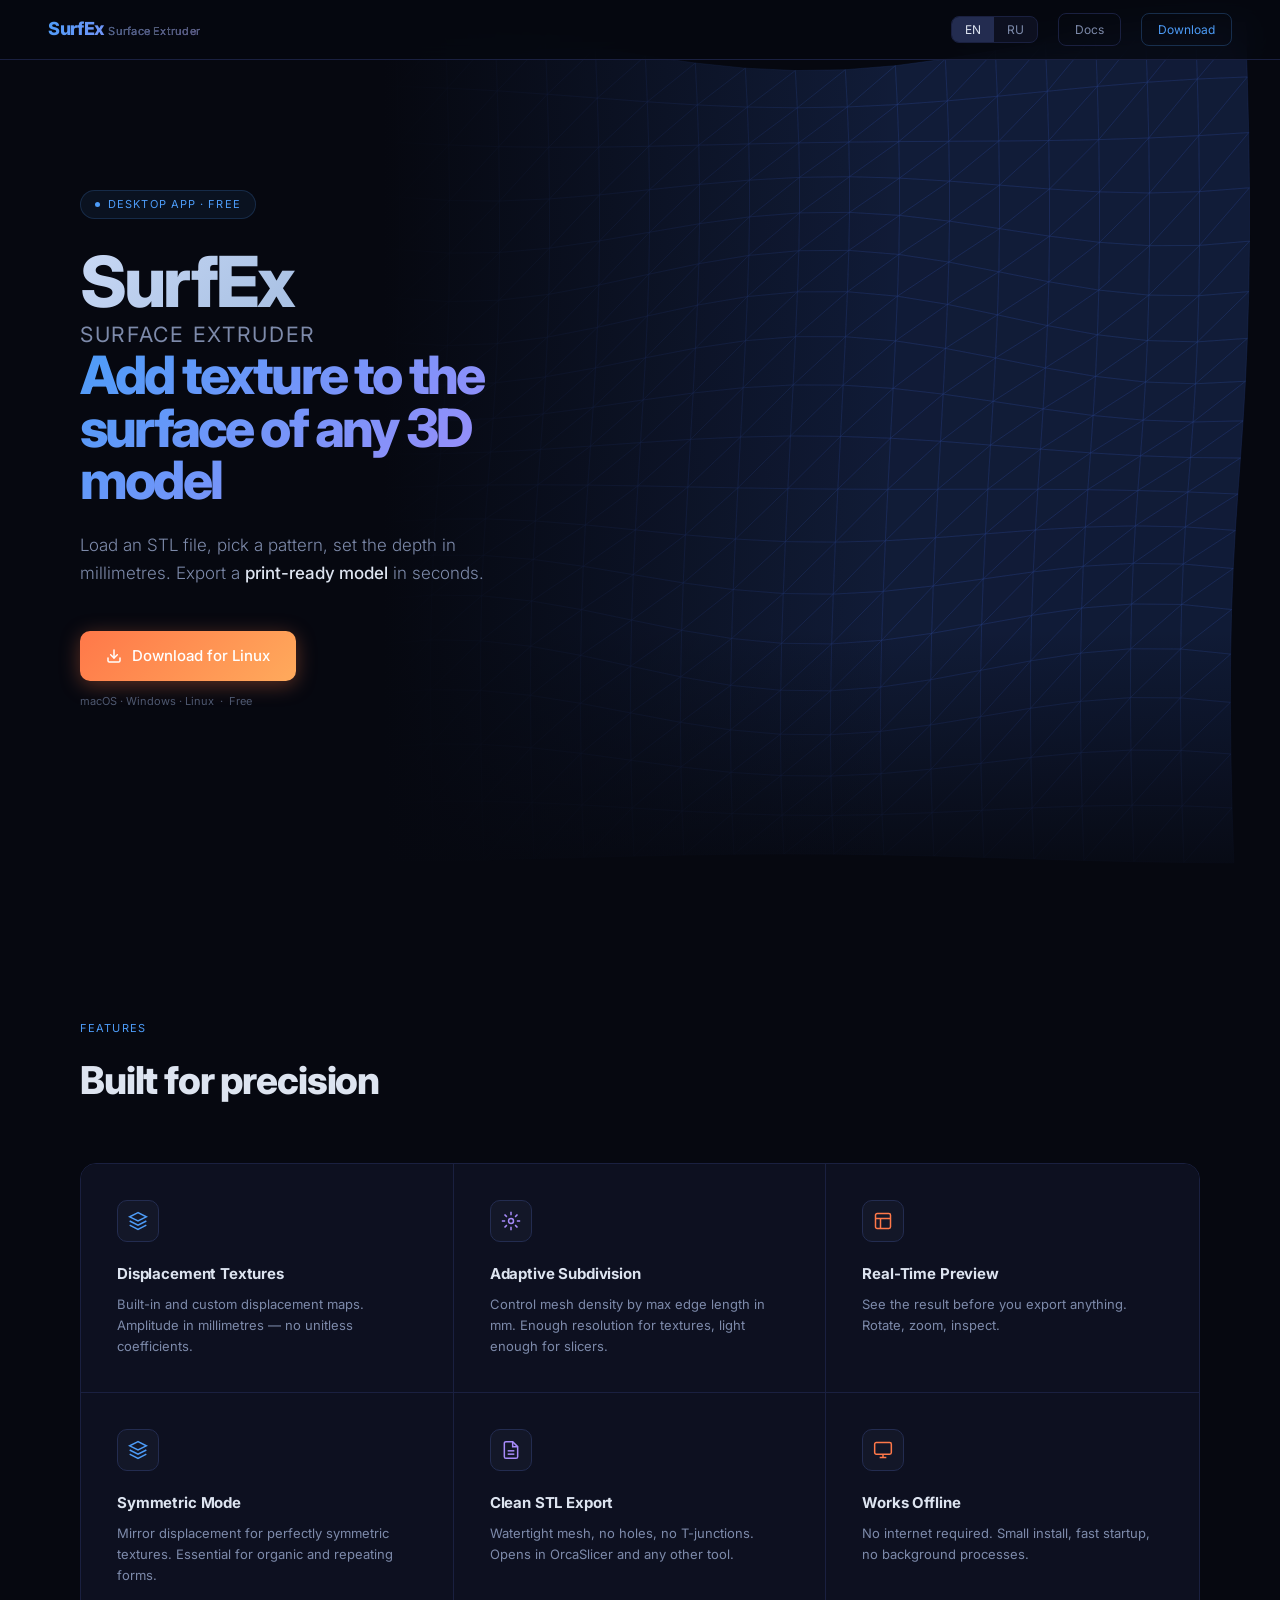
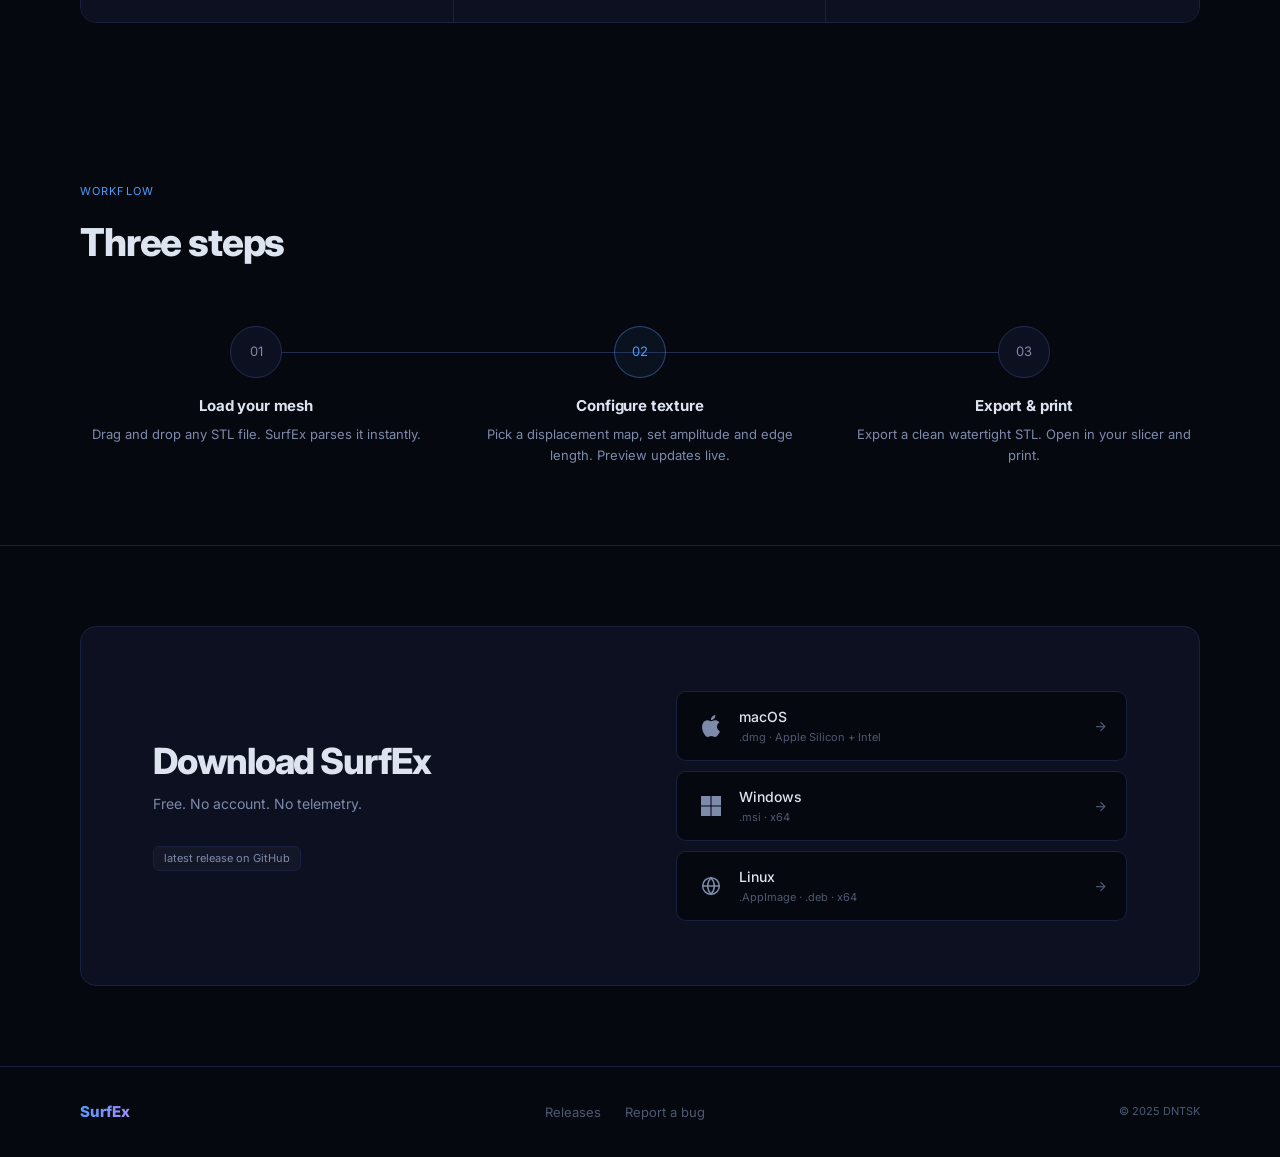
<file: index.html>
<!doctype html>
<html lang="en">
  <head>
    <meta charset="UTF-8" />
    <meta name="viewport" content="width=device-width, initial-scale=1.0" />
    <title>SurfEx — Displacement Texture Tool</title>
    <meta
      name="description"
      content="Desktop app for applying displacement textures to 3D meshes."
    />
    <link rel="preconnect" href="https://fonts.googleapis.com" />
    <link rel="preconnect" href="https://fonts.gstatic.com" crossorigin />
    <link
      href="https://fonts.googleapis.com/css2?family=Inter:wght@300;400;500;600;700&display=swap"
      rel="stylesheet"
    />
    <link rel="stylesheet" href="style.css" />
    <style>
      body {
        overflow-x: hidden;
      }

      /* ── NAV ── */
      nav {
        position: fixed;
        inset: 0 0 auto 0;
        background: rgba(6, 8, 16, 0.8);
        backdrop-filter: blur(16px);
        -webkit-backdrop-filter: blur(16px);
      }

      .nav-tagline {
        font-size: 11px;
        font-weight: 400;
        color: var(--muted);
        letter-spacing: 0.02em;
        -webkit-text-fill-color: var(--muted);
      }

      .nav-right {
        display: flex;
        align-items: center;
        gap: 20px;
      }

      .nav-dl {
        font-family: "Inter", monospace;
        font-size: 12px;
        color: var(--accent);
        text-decoration: none;
        padding: 6px 16px;
        border: 1px solid rgba(77, 156, 248, 0.25);
        border-radius: 8px;
        transition: all 0.15s;
      }
      .nav-dl:hover {
        background: rgba(77, 156, 248, 0.08);
        border-color: rgba(77, 156, 248, 0.5);
      }

      /* ── HERO ── */
      #hero {
        position: relative;
        height: 100vh;
        min-height: 600px;
        display: flex;
        align-items: center;
        overflow: hidden;
      }

      #mesh-canvas {
        position: absolute;
        inset: 0;
        width: 100%;
        height: 100%;
        pointer-events: none;
      }

      /* Vignette — fade canvas on left and bottom */
      #hero::before {
        content: "";
        position: absolute;
        inset: 0;
        background:
          linear-gradient(to right, var(--bg) 30%, transparent 70%),
          linear-gradient(to top, var(--bg) 0%, transparent 30%);
        z-index: 1;
        pointer-events: none;
      }

      .hero-content {
        position: relative;
        z-index: 2;
        padding: 0 80px;
        max-width: 620px;
      }

      .hero-label {
        display: inline-flex;
        align-items: center;
        gap: 8px;
        font-family: "Inter", monospace;
        font-size: 11px;
        letter-spacing: 0.1em;
        text-transform: uppercase;
        color: var(--accent);
        padding: 5px 14px;
        background: rgba(77, 156, 248, 0.07);
        border: 1px solid rgba(77, 156, 248, 0.18);
        border-radius: 100px;
        margin-bottom: 28px;
      }
      .hero-label::before {
        content: "";
        width: 5px;
        height: 5px;
        border-radius: 50%;
        background: var(--accent);
        animation: blink 2s ease-in-out infinite;
      }
      @keyframes blink {
        0%,
        100% {
          opacity: 1;
        }
        50% {
          opacity: 0.3;
        }
      }

      h1 {
        font-family: "Inter", sans-serif;
        font-weight: 800;
        font-size: clamp(44px, 5.5vw, 76px);
        line-height: 1;
        letter-spacing: -0.04em;
        margin-bottom: 24px;
      }

      .h1-name {
        display: block;
        background: linear-gradient(135deg, #c8d8f4, #8aaad4);
        -webkit-background-clip: text;
        -webkit-text-fill-color: transparent;
        background-clip: text;
      }
      .h1-tagline {
        display: block;
        font-size: 0.3em;
        font-weight: 400;
        letter-spacing: 0.08em;
        text-transform: uppercase;
        color: var(--muted2);
        -webkit-text-fill-color: var(--muted2);
        margin-top: 6px;
        margin-bottom: 2px;
      }

      .h1-sub {
        display: block;
        background: linear-gradient(135deg, var(--accent), var(--accent2));
        -webkit-background-clip: text;
        -webkit-text-fill-color: transparent;
        background-clip: text;
        font-size: 0.75em;
        margin-top: 4px;
      }

      .hero-desc {
        font-size: 17px;
        font-weight: 300;
        color: var(--muted2);
        line-height: 1.65;
        margin-bottom: 44px;
        max-width: 440px;
      }
      .hero-desc strong {
        color: var(--text);
        font-weight: 500;
      }

      .btn-dl {
        display: inline-flex;
        align-items: center;
        gap: 10px;
        background: linear-gradient(135deg, #ff7849, #ffaa5c);
        color: #fff;
        font-size: 15px;
        font-weight: 500;
        text-decoration: none;
        padding: 13px 26px;
        border-radius: 10px;
        box-shadow: 0 4px 20px rgba(255, 120, 73, 0.35);
        transition:
          transform 0.2s,
          box-shadow 0.2s;
        border: none;
        cursor: pointer;
      }
      .btn-dl:hover {
        transform: translateY(-2px);
        box-shadow: 0 8px 28px rgba(255, 120, 73, 0.5);
      }

      .dl-note {
        margin-top: 12px;
        font-family: "Inter", monospace;
        font-size: 11px;
        color: var(--muted);
      }

      /* ── FEATURES ── */
      #features {
        padding: 120px 80px 80px;
      }

      .sec-tag {
        font-family: "Inter", monospace;
        font-size: 11px;
        letter-spacing: 0.1em;
        text-transform: uppercase;
        color: var(--accent);
        margin-bottom: 12px;
      }

      .sec-title {
        font-family: "Inter", sans-serif;
        font-weight: 800;
        font-size: clamp(28px, 3vw, 42px);
        letter-spacing: -0.03em;
        margin-bottom: 52px;
      }

      .feat-grid {
        display: grid;
        grid-template-columns: repeat(3, 1fr);
        border: 1px solid var(--border);
        border-radius: 16px;
        overflow: hidden;
      }

      .feat {
        background: var(--surface);
        padding: 36px;
        border-right: 1px solid var(--border);
        border-bottom: 1px solid var(--border);
        transition: background 0.2s;
      }
      .feat:hover {
        background: var(--surface2);
      }
      .feat:nth-child(3n) {
        border-right: none;
      }
      .feat:nth-child(4),
      .feat:nth-child(5),
      .feat:nth-child(6) {
        border-bottom: none;
      }

      .feat-icon {
        width: 42px;
        height: 42px;
        border-radius: 10px;
        background: var(--surface2);
        border: 1px solid var(--border2);
        display: flex;
        align-items: center;
        justify-content: center;
        margin-bottom: 20px;
      }
      .feat:nth-child(3n + 1) .feat-icon {
        color: var(--accent);
      }
      .feat:nth-child(3n + 2) .feat-icon {
        color: var(--accent2);
      }
      .feat:nth-child(3n + 3) .feat-icon {
        color: var(--warm);
      }

      .feat-title {
        font-family: "Inter", sans-serif;
        font-weight: 700;
        font-size: 15px;
        letter-spacing: -0.01em;
        margin-bottom: 8px;
      }
      .feat-desc {
        font-size: 13px;
        color: var(--muted2);
        line-height: 1.6;
      }

      /* ── STEPS ── */
      #steps {
        padding: 80px;
      }

      .steps-row {
        display: grid;
        grid-template-columns: repeat(3, 1fr);
        gap: 32px;
        margin-top: 52px;
        position: relative;
      }
      .steps-row::before {
        content: "";
        position: absolute;
        top: 26px;
        left: calc(16.6% + 16px);
        right: calc(16.6% + 16px);
        height: 1px;
        background: var(--border2);
      }

      .step {
        display: flex;
        flex-direction: column;
        align-items: center;
        text-align: center;
        gap: 16px;
      }
      .step-n {
        width: 52px;
        height: 52px;
        border-radius: 50%;
        border: 1px solid var(--border2);
        background: var(--surface);
        display: flex;
        align-items: center;
        justify-content: center;
        font-family: "Inter", monospace;
        font-size: 13px;
        color: var(--muted2);
        position: relative;
        z-index: 1;
      }
      .step:nth-child(2) .step-n {
        border-color: rgba(77, 156, 248, 0.4);
        color: var(--accent);
        background: rgba(77, 156, 248, 0.07);
      }
      .step-title {
        font-family: "Inter", sans-serif;
        font-weight: 700;
        font-size: 15px;
        letter-spacing: -0.01em;
        margin-bottom: 6px;
      }
      .step-desc {
        font-size: 13px;
        color: var(--muted2);
        line-height: 1.6;
      }

      /* ── DOWNLOAD ── */
      #download {
        padding: 80px;
        border-top: 1px solid var(--border);
      }

      .dl-inner {
        background: var(--surface);
        border: 1px solid var(--border);
        border-radius: 16px;
        padding: 64px 72px;
        display: grid;
        grid-template-columns: 1fr 1fr;
        gap: 72px;
        align-items: center;
      }

      .dl-left h2 {
        font-family: "Inter", sans-serif;
        font-weight: 800;
        font-size: 36px;
        letter-spacing: -0.03em;
        line-height: 1.1;
        margin-bottom: 12px;
      }
      .dl-left p {
        font-size: 14px;
        color: var(--muted2);
        margin-bottom: 28px;
      }
      .ver-badge {
        font-family: "Inter", monospace;
        font-size: 11px;
        color: var(--muted2);
        background: var(--surface2);
        border: 1px solid var(--border);
        border-radius: 6px;
        padding: 3px 10px;
        display: inline-block;
      }

      .platforms {
        display: flex;
        flex-direction: column;
        gap: 10px;
      }

      .plat {
        display: flex;
        align-items: center;
        justify-content: space-between;
        padding: 14px 18px;
        background: var(--bg);
        border: 1px solid var(--border);
        border-radius: 10px;
        text-decoration: none;
        color: var(--text);
        transition: all 0.2s;
      }
      .plat:hover {
        border-color: var(--border2);
        background: var(--surface2);
        transform: translateX(3px);
      }
      .plat-left {
        display: flex;
        align-items: center;
        gap: 12px;
      }
      .plat-icon {
        width: 32px;
        height: 32px;
        display: flex;
        align-items: center;
        justify-content: center;
        color: var(--muted2);
      }
      .plat-name {
        font-size: 14px;
        font-weight: 500;
      }
      .plat-ext {
        font-family: "Inter", monospace;
        font-size: 11px;
        color: var(--muted);
      }
      .plat-arr {
        color: var(--muted);
        transition: color 0.2s;
      }
      .plat:hover .plat-arr {
        color: var(--accent);
      }

      /* ── FOOTER ── */
      footer {
        padding: 32px 80px;
        border-top: 1px solid var(--border);
        display: flex;
        align-items: center;
        justify-content: space-between;
      }
      .foot-logo {
        font-family: "Inter", sans-serif;
        font-weight: 800;
        font-size: 15px;
        background: linear-gradient(120deg, var(--accent), var(--accent2));
        -webkit-background-clip: text;
        -webkit-text-fill-color: transparent;
        background-clip: text;
      }
      .foot-links {
        display: flex;
        gap: 24px;
        list-style: none;
      }
      .foot-links a {
        font-size: 13px;
        color: var(--muted);
        text-decoration: none;
        transition: color 0.2s;
      }
      .foot-links a:hover {
        color: var(--text);
      }
      .foot-copy {
        font-family: "Inter", monospace;
        font-size: 11px;
        color: var(--muted);
      }

      /* ── REVEAL ── */
      .rev {
        opacity: 0;
        transform: translateY(20px);
        transition:
          opacity 0.55s ease,
          transform 0.55s ease;
      }
      .rev.on {
        opacity: 1;
        transform: none;
      }
      .d1 {
        transition-delay: 0.1s;
      }
      .d2 {
        transition-delay: 0.2s;
      }
      .d3 {
        transition-delay: 0.3s;
      }
      .d4 {
        transition-delay: 0.4s;
      }
      .d5 {
        transition-delay: 0.5s;
      }

      /* ── RESPONSIVE ── */
      @media (max-width: 860px) {
        nav {
          padding: 0 24px;
        }
        .hero-content {
          padding: 0 24px;
        }
        #features,
        #steps,
        #download,
        footer {
          padding-left: 24px;
          padding-right: 24px;
        }
        .feat-grid {
          grid-template-columns: 1fr;
        }
        .feat {
          border-right: none !important;
        }
        .feat:last-child {
          border-bottom: none !important;
        }
        .steps-row {
          grid-template-columns: 1fr;
        }
        .steps-row::before {
          display: none;
        }
        .dl-inner {
          grid-template-columns: 1fr;
          gap: 40px;
          padding: 40px 28px;
        }
        footer {
          flex-direction: column;
          gap: 20px;
          text-align: center;
        }
      }
    </style>

    <!-- Yandex.Metrika counter -->
    <script type="text/javascript">
      (function (m, e, t, r, i, k, a) {
        m[i] =
          m[i] ||
          function () {
            (m[i].a = m[i].a || []).push(arguments);
          };
        m[i].l = 1 * new Date();
        for (var j = 0; j < document.scripts.length; j++) {
          if (document.scripts[j].src === r) {
            return;
          }
        }
        ((k = e.createElement(t)),
          (a = e.getElementsByTagName(t)[0]),
          (k.async = 1),
          (k.src = r),
          a.parentNode.insertBefore(k, a));
      })(window, document, "script", "https://mc.yandex.ru/metrika/tag.js?id=108484360", "ym");

      ym(108484360, "init", {
        ssr: true,
        webvisor: true,
        clickmap: true,
        ecommerce: "dataLayer",
        referrer: document.referrer,
        url: location.href,
        accurateTrackBounce: true,
        trackLinks: true,
      });
    </script>
    <noscript
      ><div>
        <img
          src="https://mc.yandex.ru/watch/108484360"
          style="position: absolute; left: -9999px"
          alt=""
        /></div
    ></noscript>
    <!-- /Yandex.Metrika counter -->
  </head>
  <body>
    <nav>
      <a href="#" class="nav-logo">SurfEx <span class="nav-tagline">Surface Extruder</span></a>
      <div class="nav-right">
        <div class="lang-toggle">
          <button class="lang-btn active" data-lang="en" onclick="setLang('en')">EN</button>
          <button class="lang-btn" data-lang="ru" onclick="setLang('ru')">RU</button>
        </div>
        <a
          href="docs.html"
          class="nav-dl"
          style="border-color: var(--border); color: var(--muted2)"
          data-i18n="nav_docs"
          >Docs</a
        >
        <a
          href="https://github.com/DNTSK/surfex-releases/releases/latest"
          class="nav-dl"
          data-i18n="nav_dl"
          >Download</a
        >
      </div>
    </nav>

    <!-- HERO -->
    <section id="hero">
      <canvas id="mesh-canvas"></canvas>
      <div class="hero-content">
        <div class="hero-label" data-i18n="hero_label">Desktop App · Free</div>
        <h1>
          <span class="h1-name">SurfEx</span>
          <span class="h1-tagline">Surface Extruder</span>
          <span class="h1-sub" data-i18n="hero_sub"
            >Add texture to the surface of any 3D model</span
          >
        </h1>
        <p class="hero-desc" data-i18n="hero_desc">
          Apply <strong>displacement textures</strong> to any 3D mesh. Set amplitude in millimetres,
          export a print-ready STL.
        </p>
        <a
          id="btn-dl"
          href="https://github.com/DNTSK/surfex-releases/releases/latest"
          class="btn-dl"
        >
          <svg
            width="16"
            height="16"
            viewBox="0 0 24 24"
            fill="none"
            stroke="currentColor"
            stroke-width="2.2"
            stroke-linecap="round"
            stroke-linejoin="round"
          >
            <path d="M21 15v4a2 2 0 0 1-2 2H5a2 2 0 0 1-2-2v-4" />
            <polyline points="7 10 12 15 17 10" />
            <line x1="12" y1="15" x2="12" y2="3" />
          </svg>
          <span id="btn-dl-label" data-i18n="dl_mac">Download for macOS</span>
        </a>
        <div class="dl-note" data-i18n="dl_note">macOS · Windows · Linux &nbsp;·&nbsp; Free</div>
      </div>
    </section>

    <!-- FEATURES -->
    <section id="features">
      <div class="rev">
        <div class="sec-tag" data-i18n="feat_tag">Features</div>
        <div class="sec-title" data-i18n="feat_title">Built for precision</div>
      </div>
      <div class="feat-grid">
        <div class="feat rev d1">
          <div class="feat-icon">
            <svg
              width="20"
              height="20"
              viewBox="0 0 24 24"
              fill="none"
              stroke="currentColor"
              stroke-width="1.8"
            >
              <path d="M12 2L2 7l10 5 10-5-10-5z" />
              <path d="M2 17l10 5 10-5" />
              <path d="M2 12l10 5 10-5" />
            </svg>
          </div>
          <div class="feat-title" data-i18n="f1t">Displacement Textures</div>
          <div class="feat-desc" data-i18n="f1d">
            Built-in and custom displacement maps. Amplitude in millimetres — no unitless
            coefficients.
          </div>
        </div>
        <div class="feat rev d2">
          <div class="feat-icon">
            <svg
              width="20"
              height="20"
              viewBox="0 0 24 24"
              fill="none"
              stroke="currentColor"
              stroke-width="1.8"
            >
              <circle cx="12" cy="12" r="3" />
              <path
                d="M12 1v4M12 19v4M4.22 4.22l2.83 2.83M16.95 16.95l2.83 2.83M1 12h4M19 12h4M4.22 19.78l2.83-2.83M16.95 7.05l2.83-2.83"
              />
            </svg>
          </div>
          <div class="feat-title" data-i18n="f2t">Adaptive Subdivision</div>
          <div class="feat-desc" data-i18n="f2d">
            Control mesh density by max edge length in mm. Enough resolution for textures, light
            enough for slicers.
          </div>
        </div>
        <div class="feat rev d3">
          <div class="feat-icon">
            <svg
              width="20"
              height="20"
              viewBox="0 0 24 24"
              fill="none"
              stroke="currentColor"
              stroke-width="1.8"
            >
              <rect x="3" y="3" width="18" height="18" rx="2" />
              <path d="M3 9h18M9 21V9" />
            </svg>
          </div>
          <div class="feat-title" data-i18n="f3t">Real-Time Preview</div>
          <div class="feat-desc" data-i18n="f3d">
            3D viewport powered by Three.js. See the result before you export anything.
          </div>
        </div>
        <div class="feat rev d1">
          <div class="feat-icon">
            <svg
              width="20"
              height="20"
              viewBox="0 0 24 24"
              fill="none"
              stroke="currentColor"
              stroke-width="1.8"
            >
              <path d="M12 2L2 7l10 5 10-5-10-5z" />
              <path d="M2 17l10 5 10-5M2 12l10 5 10-5" />
            </svg>
          </div>
          <div class="feat-title" data-i18n="f4t">Symmetric Mode</div>
          <div class="feat-desc" data-i18n="f4d">
            Mirror displacement for perfectly symmetric textures. Essential for organic and
            repeating forms.
          </div>
        </div>
        <div class="feat rev d2">
          <div class="feat-icon">
            <svg
              width="20"
              height="20"
              viewBox="0 0 24 24"
              fill="none"
              stroke="currentColor"
              stroke-width="1.8"
            >
              <path d="M14 2H6a2 2 0 0 0-2 2v16a2 2 0 0 0 2 2h12a2 2 0 0 0 2-2V8z" />
              <polyline points="14 2 14 8 20 8" />
              <line x1="16" y1="13" x2="8" y2="13" />
              <line x1="16" y1="17" x2="8" y2="17" />
            </svg>
          </div>
          <div class="feat-title" data-i18n="f5t">Clean STL Export</div>
          <div class="feat-desc" data-i18n="f5d">
            Watertight mesh, no holes, no T-junctions. Opens in OrcaSlicer and any other tool
            without issues.
          </div>
        </div>
        <div class="feat rev d3">
          <div class="feat-icon">
            <svg
              width="20"
              height="20"
              viewBox="0 0 24 24"
              fill="none"
              stroke="currentColor"
              stroke-width="1.8"
            >
              <rect x="2" y="3" width="20" height="14" rx="2" />
              <path d="M8 21h8M12 17v4" />
            </svg>
          </div>
          <div class="feat-title" data-i18n="f6t">Native Desktop App</div>
          <div class="feat-desc" data-i18n="f6d">
            Built with Tauri — small binary, native performance, no Electron overhead. Works
            offline.
          </div>
        </div>
      </div>
    </section>

    <!-- STEPS -->
    <section id="steps">
      <div class="rev">
        <div class="sec-tag" data-i18n="steps_tag">Workflow</div>
        <div class="sec-title" data-i18n="steps_title">Three steps</div>
      </div>
      <div class="steps-row">
        <div class="step rev d1">
          <div class="step-n">01</div>
          <div>
            <div class="step-title" data-i18n="s1t">Load your mesh</div>
            <div class="step-desc" data-i18n="s1d">
              Drag and drop any STL file. SurfEx parses it instantly.
            </div>
          </div>
        </div>
        <div class="step rev d2">
          <div class="step-n">02</div>
          <div>
            <div class="step-title" data-i18n="s2t">Configure texture</div>
            <div class="step-desc" data-i18n="s2d">
              Pick a displacement map, set amplitude and edge length. Preview updates live.
            </div>
          </div>
        </div>
        <div class="step rev d3">
          <div class="step-n">03</div>
          <div>
            <div class="step-title" data-i18n="s3t">Export &amp; print</div>
            <div class="step-desc" data-i18n="s3d">
              Export a clean watertight STL. Open in your slicer and print.
            </div>
          </div>
        </div>
      </div>
    </section>

    <!-- DOWNLOAD -->
    <section id="download">
      <div class="dl-inner rev">
        <div class="dl-left">
          <h2 data-i18n="dl_h2">Download SurfEx</h2>
          <p data-i18n="dl_p">Free. No account. No telemetry.</p>
          <span class="ver-badge">latest release on GitHub</span>
        </div>
        <div class="platforms">
          <a href="https://github.com/DNTSK/surfex-releases/releases/latest" class="plat">
            <div class="plat-left">
              <div class="plat-icon">
                <svg width="22" height="22" viewBox="0 0 24 24" fill="currentColor">
                  <path
                    d="M12.152 6.896c-.948 0-2.415-1.078-3.96-1.04-2.04.027-3.91 1.183-4.961 3.014-2.117 3.675-.546 9.103 1.519 12.09 1.013 1.454 2.208 3.09 3.792 3.039 1.52-.065 2.09-.987 3.935-.987 1.831 0 2.35.987 3.96.948 1.637-.026 2.676-1.48 3.676-2.948 1.156-1.688 1.636-3.325 1.662-3.415-.039-.013-3.182-1.221-3.22-4.857-.026-3.04 2.48-4.494 2.597-4.559-1.429-2.09-3.623-2.324-4.39-2.376-2-.156-3.675 1.09-4.61 1.09zM15.53 3.83c.843-1.012 1.4-2.427 1.245-3.83-1.207.052-2.662.805-3.532 1.818-.78.896-1.454 2.338-1.273 3.714 1.338.104 2.715-.688 3.559-1.701"
                  />
                </svg>
              </div>
              <div>
                <div class="plat-name">macOS</div>
                <div class="plat-ext">.dmg · Apple Silicon + Intel</div>
              </div>
            </div>
            <svg
              class="plat-arr"
              width="15"
              height="15"
              viewBox="0 0 24 24"
              fill="none"
              stroke="currentColor"
              stroke-width="2"
            >
              <path d="M5 12h14M12 5l7 7-7 7" />
            </svg>
          </a>
          <a href="https://github.com/DNTSK/surfex-releases/releases/latest" class="plat">
            <div class="plat-left">
              <div class="plat-icon">
                <svg width="20" height="20" viewBox="0 0 24 24" fill="currentColor">
                  <path
                    d="M0 0h11.377v11.372H0zm12.623 0H24v11.372H12.623zM0 12.623h11.377V24H0zm12.623 0H24V24H12.623z"
                  />
                </svg>
              </div>
              <div>
                <div class="plat-name">Windows</div>
                <div class="plat-ext">.msi · x64</div>
              </div>
            </div>
            <svg
              class="plat-arr"
              width="15"
              height="15"
              viewBox="0 0 24 24"
              fill="none"
              stroke="currentColor"
              stroke-width="2"
            >
              <path d="M5 12h14M12 5l7 7-7 7" />
            </svg>
          </a>
          <a href="https://github.com/DNTSK/surfex-releases/releases/latest" class="plat">
            <div class="plat-left">
              <div class="plat-icon">
                <svg
                  width="20"
                  height="20"
                  viewBox="0 0 24 24"
                  fill="none"
                  stroke="currentColor"
                  stroke-width="1.8"
                >
                  <circle cx="12" cy="12" r="10" />
                  <path
                    d="M2 12h20M12 2a15.3 15.3 0 0 1 4 10 15.3 15.3 0 0 1-4 10 15.3 15.3 0 0 1-4-10 15.3 15.3 0 0 1 4-10z"
                  />
                </svg>
              </div>
              <div>
                <div class="plat-name">Linux</div>
                <div class="plat-ext">.AppImage · .deb · x64</div>
              </div>
            </div>
            <svg
              class="plat-arr"
              width="15"
              height="15"
              viewBox="0 0 24 24"
              fill="none"
              stroke="currentColor"
              stroke-width="2"
            >
              <path d="M5 12h14M12 5l7 7-7 7" />
            </svg>
          </a>
        </div>
      </div>
    </section>

    <!-- FOOTER -->
    <footer>
      <span class="foot-logo">SurfEx</span>
      <ul class="foot-links">
        <li>
          <a href="https://github.com/DNTSK/surfex-releases/releases" data-i18n="foot_rel"
            >Releases</a
          >
        </li>
        <li>
          <a href="https://github.com/DNTSK/surfex-releases/issues" data-i18n="foot_bug"
            >Report a bug</a
          >
        </li>
      </ul>
      <span class="foot-copy">© 2025 DNTSK</span>
    </footer>

    <script>
      /* ── i18n ── */
      const t = {
        en: {
          nav_dl: "Download",
          nav_docs: "Docs",
          hero_label: "Desktop App · Free",
          hero_sub: "Add texture to the surface of any 3D model",
          hero_desc:
            "Load an STL file, pick a pattern, set the depth in millimetres. Export a <strong>print-ready model</strong> in seconds.",
          dl_mac: "Download for macOS",
          dl_win: "Download for Windows",
          dl_lnx: "Download for Linux",
          dl_note: "macOS · Windows · Linux &nbsp;·&nbsp; Free",
          feat_tag: "Features",
          feat_title: "Built for precision",
          f1t: "Displacement Textures",
          f1d: "Built-in and custom displacement maps. Amplitude in millimetres — no unitless coefficients.",
          f2t: "Adaptive Subdivision",
          f2d: "Control mesh density by max edge length in mm. Enough resolution for textures, light enough for slicers.",
          f3t: "Real-Time Preview",
          f3d: "See the result before you export anything. Rotate, zoom, inspect.",
          f4t: "Symmetric Mode",
          f4d: "Mirror displacement for perfectly symmetric textures. Essential for organic and repeating forms.",
          f5t: "Clean STL Export",
          f5d: "Watertight mesh, no holes, no T-junctions. Opens in OrcaSlicer and any other tool.",
          f6t: "Works Offline",
          f6d: "No internet required. Small install, fast startup, no background processes.",
          steps_tag: "Workflow",
          steps_title: "Three steps",
          s1t: "Load your mesh",
          s1d: "Drag and drop any STL file. SurfEx parses it instantly.",
          s2t: "Configure texture",
          s2d: "Pick a displacement map, set amplitude and edge length. Preview updates live.",
          s3t: "Export & print",
          s3d: "Export a clean watertight STL. Open in your slicer and print.",
          dl_h2: "Download SurfEx",
          dl_p: "Free. No account. No telemetry.",
          foot_rel: "Releases",
          foot_bug: "Report a bug",
        },
        ru: {
          nav_dl: "Скачать",
          nav_docs: "Документация",
          hero_label: "Десктопное приложение · Бесплатно",
          hero_sub: "Добавьте текстуру на поверхность 3D-модели",
          hero_desc:
            "Загрузите STL-файл, выберите узор, задайте глубину в миллиметрах. Экспортируйте <strong>готовую модель</strong> за секунды.",
          dl_mac: "Скачать для macOS",
          dl_win: "Скачать для Windows",
          dl_lnx: "Скачать для Linux",
          dl_note: "macOS · Windows · Linux &nbsp;·&nbsp; Бесплатно",
          feat_tag: "Возможности",
          feat_title: "Сделано для точности",
          f1t: "Текстуры смещения",
          f1d: "Встроенные и пользовательские карты смещения. Амплитуда в миллиметрах.",
          f2t: "Адаптивное разбиение",
          f2d: "Контроль плотности по максимальной длине ребра в мм. Достаточно мелко для текстур, легко для слайсера.",
          f3t: "Предпросмотр",
          f3d: "Видите результат до экспорта. Вращайте, приближайте, смотрите со всех сторон.",
          f4t: "Симметричный режим",
          f4d: "Зеркальное смещение для идеально симметричных текстур.",
          f5t: "Чистый экспорт STL",
          f5d: "Герметичный меш без дыр и T-стыков. Открывается в OrcaSlicer без проблем.",
          f6t: "Работает офлайн",
          f6d: "Не требует интернета. Лёгкий установщик, быстрый запуск, никаких фоновых процессов.",
          steps_tag: "Как это работает",
          steps_title: "Три шага",
          s1t: "Загрузите меш",
          s1d: "Перетащите любой STL-файл. SurfEx разберёт его мгновенно.",
          s2t: "Настройте текстуру",
          s2d: "Выберите карту смещения, задайте амплитуду и длину ребра. Предпросмотр обновляется сразу.",
          s3t: "Экспорт и печать",
          s3d: "Экспортируйте чистый герметичный STL. Откройте в слайсере и печатайте.",
          dl_h2: "Скачать SurfEx",
          dl_p: "Бесплатно. Без аккаунта. Без телеметрии.",
          foot_rel: "Релизы",
          foot_bug: "Сообщить о баге",
        },
      };

      let lang = (navigator.language || "en").startsWith("ru") ? "ru" : "en";

      function setLang(l) {
        lang = l;
        document.documentElement.lang = l;
        document
          .querySelectorAll("[data-lang]")
          .forEach((b) => b.classList.toggle("active", b.dataset.lang === l));
        document.querySelectorAll("[data-i18n]").forEach((el) => {
          const v = t[l][el.dataset.i18n];
          if (v !== undefined) el.innerHTML = v;
        });
        const plat = /win/i.test(navigator.userAgent)
          ? "win"
          : /linux/i.test(navigator.userAgent)
            ? "lnx"
            : "mac";
        const el = document.getElementById("btn-dl-label");
        if (el) el.innerHTML = t[l]["dl_" + plat];
      }

      /* ── Canvas mesh ── */
      (function () {
        const canvas = document.getElementById("mesh-canvas");
        const ctx = canvas.getContext("2d");
        const C = 24,
          R = 18;
        let W, H, pts, raf;

        function resize() {
          W = window.innerWidth;
          H = window.innerHeight;
          canvas.width = Math.round(W * devicePixelRatio);
          canvas.height = Math.round(H * devicePixelRatio);
          canvas.style.width = W + "px";
          canvas.style.height = H + "px";
          ctx.scale(devicePixelRatio, devicePixelRatio);
          build();
        }

        function build() {
          pts = [];
          for (let r = 0; r <= R; r++)
            for (let c = 0; c <= C; c++) pts.push({ ox: c / C, oy: r / R, x: 0, y: 0, d: 0 });
        }

        function color(d, a) {
          const v = (d + 1) * 0.5;
          const r = Math.round(10 + v * 60);
          const g = Math.round(16 + v * 100);
          const b = Math.round(40 + v * 180);
          return `rgba(${r},${g},${b},${a})`;
        }

        function frame(ts) {
          const t = ts * 0.0005;
          ctx.clearRect(0, 0, W, H);

          const pad = 40;
          pts.forEach((p) => {
            const d =
              Math.sin(p.ox * 10 + t * 1.2) * Math.cos(p.oy * 7 + t * 0.8) * 0.035 +
              Math.sin(p.ox * 4 - t * 0.6) * Math.sin(p.oy * 5 + t * 0.9) * 0.02;
            p.x = (p.ox + Math.sin(p.oy * 5 + t * 0.5) * 0.008) * (W - pad * 2) + pad;
            p.y = (p.oy + d) * (H - pad * 2) + pad;
            p.d = d;
          });

          const idx = (r, c) => r * (C + 1) + c;
          for (let r = 0; r < R; r++) {
            for (let c = 0; c < C; c++) {
              const a = pts[idx(r, c)],
                b = pts[idx(r, c + 1)];
              const cc = pts[idx(r + 1, c)],
                d = pts[idx(r + 1, c + 1)];
              tri(a, b, cc, (a.d + b.d + cc.d) / 3);
              tri(b, d, cc, (b.d + d.d + cc.d) / 3);
            }
          }
          raf = requestAnimationFrame(frame);
        }

        function tri(a, b, c, d) {
          ctx.beginPath();
          ctx.moveTo(a.x, a.y);
          ctx.lineTo(b.x, b.y);
          ctx.lineTo(c.x, c.y);
          ctx.closePath();
          ctx.fillStyle = color(d, 0.35);
          ctx.fill();
          ctx.strokeStyle = color(d * 0.4, 0.5);
          ctx.lineWidth = 0.5;
          ctx.stroke();
        }

        const ro = new ResizeObserver(resize);
        ro.observe(document.documentElement);
        resize();
        requestAnimationFrame(frame);
      })();

      /* ── Scroll reveal ── */
      const io = new IntersectionObserver(
        (entries) => {
          entries.forEach((e) => {
            if (e.isIntersecting) e.target.classList.add("on");
          });
        },
        { threshold: 0.1 },
      );
      document.querySelectorAll(".rev").forEach((el) => io.observe(el));

      /* ── Init ── */
      setLang(lang);
    </script>
  </body>
</html>
</file>
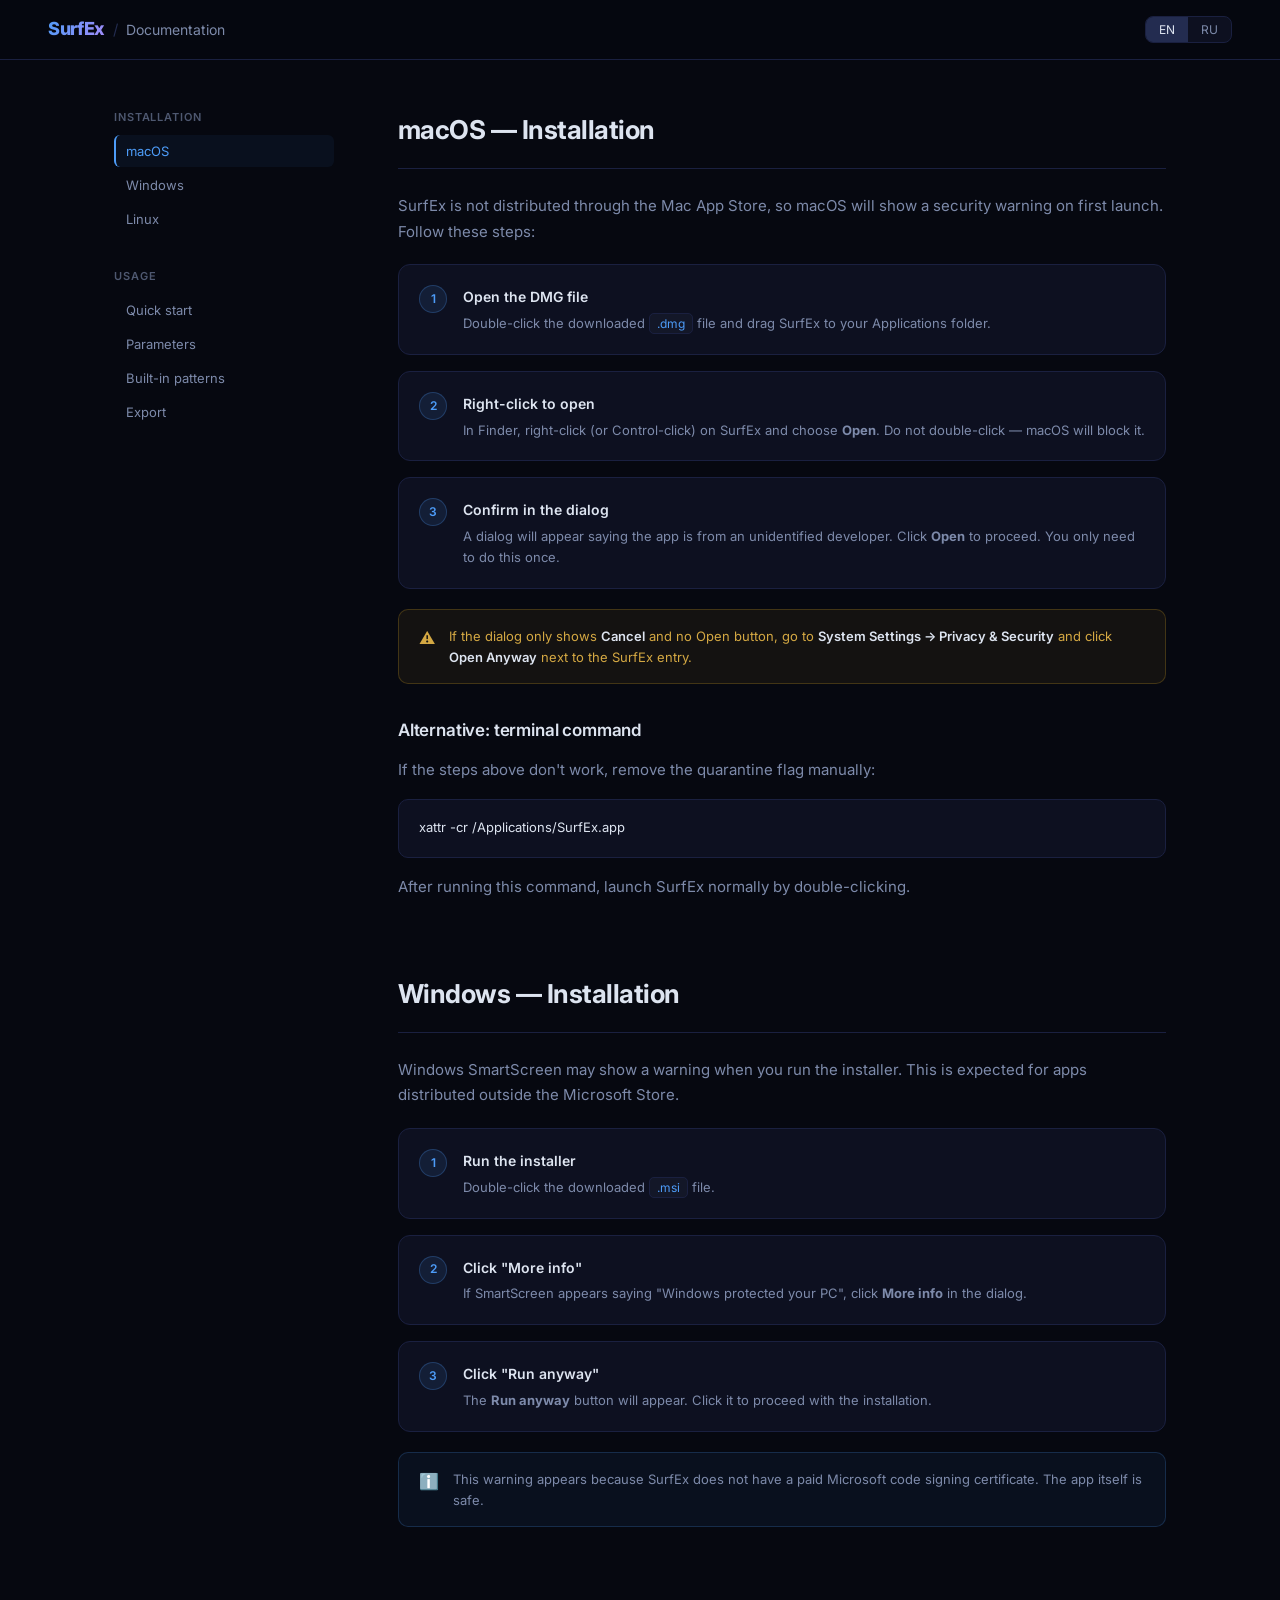
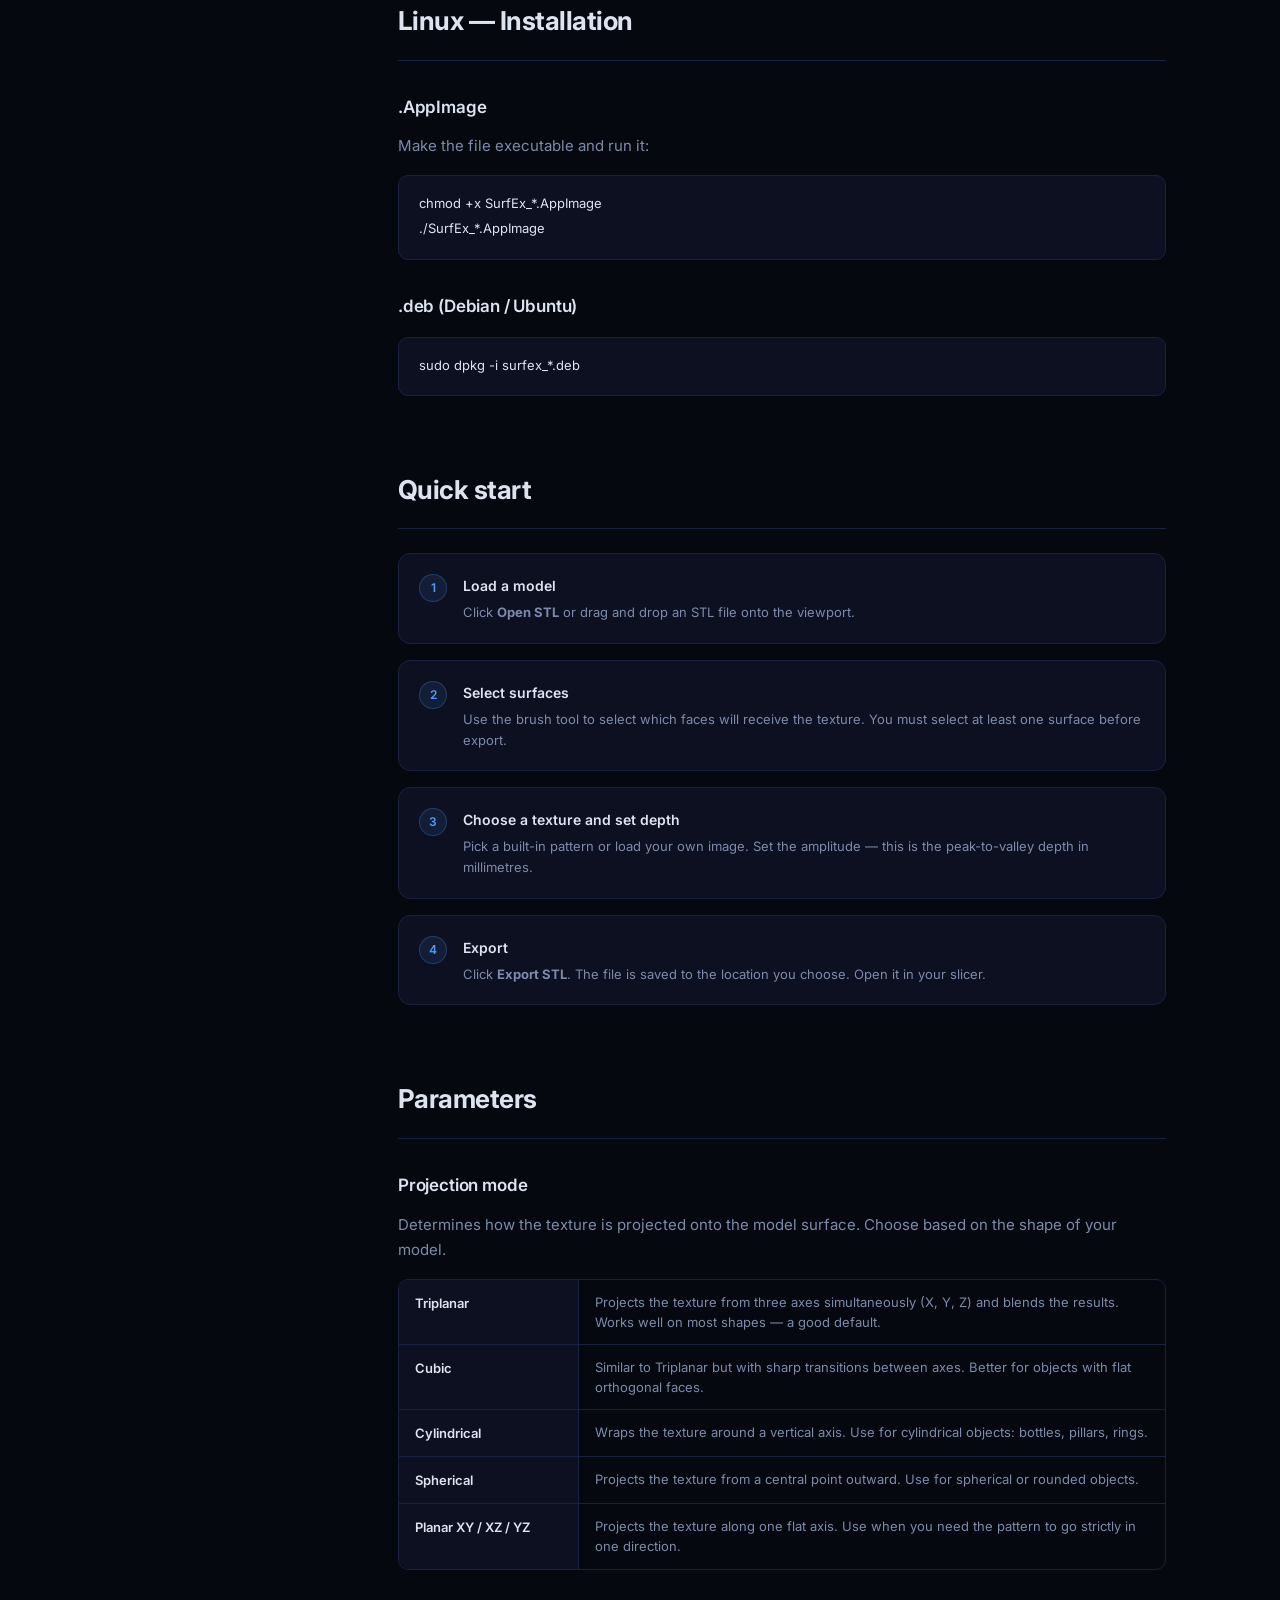
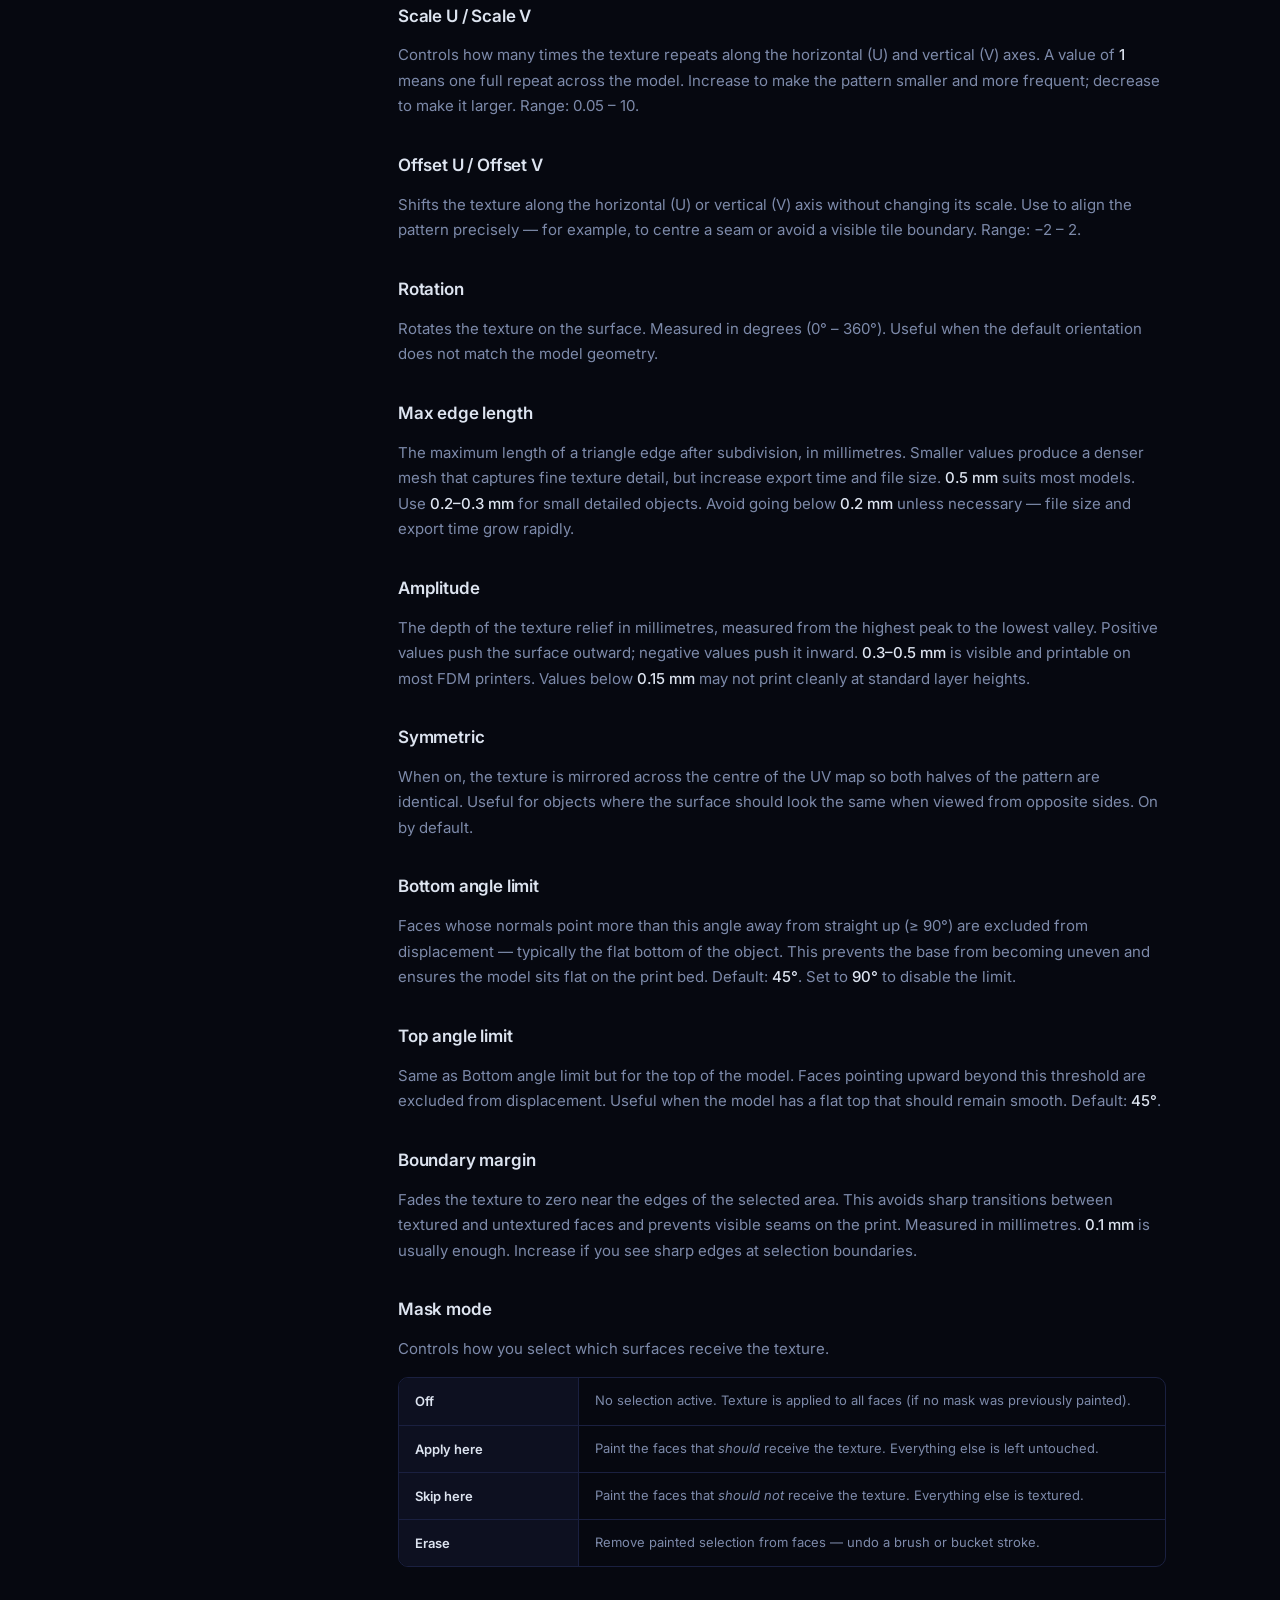
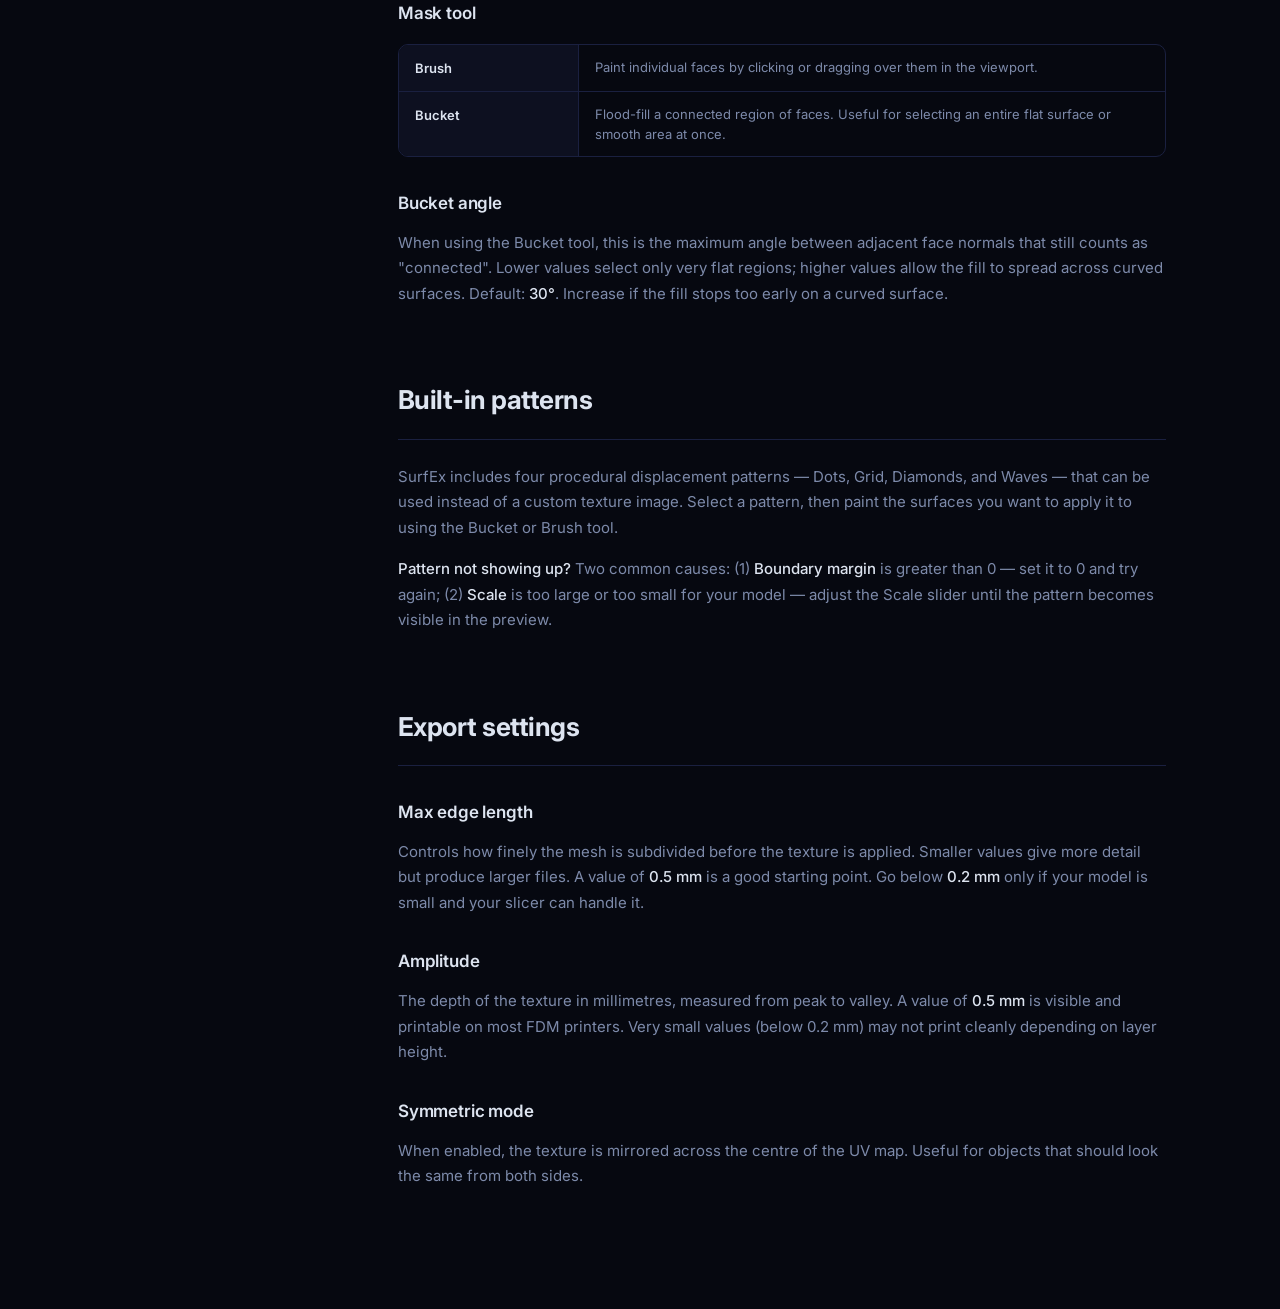
<file: docs.html>
<!doctype html>
<html lang="en">
  <head>
    <meta charset="UTF-8" />
    <meta name="viewport" content="width=device-width, initial-scale=1.0" />
    <title>SurfEx — Documentation</title>
    <link rel="preconnect" href="https://fonts.googleapis.com" />
    <link rel="preconnect" href="https://fonts.gstatic.com" crossorigin />
    <link
      href="https://fonts.googleapis.com/css2?family=Inter:wght@300;400;500;600;700&display=swap"
      rel="stylesheet"
    />
    <link rel="stylesheet" href="style.css" />
    <style>
      body {
        font-size: 15px;
        line-height: 1.7;
      }

      /* ── NAV ── */
      nav {
        position: sticky;
        top: 0;
        background: rgba(6, 8, 16, 0.9);
        backdrop-filter: blur(16px);
      }

      .nav-left {
        display: flex;
        align-items: center;
        gap: 8px;
      }

      .nav-sep {
        color: var(--border2);
      }
      .nav-page {
        font-size: 14px;
        color: var(--muted2);
      }

      /* ── LAYOUT ── */
      .layout {
        display: grid;
        grid-template-columns: 220px 1fr;
        max-width: 1100px;
        margin: 0 auto;
        padding: 48px 24px;
        gap: 64px;
        align-items: start;
      }

      /* ── SIDEBAR ── */
      .sidebar {
        position: sticky;
        top: 80px;
      }

      .sidebar-section {
        margin-bottom: 32px;
      }

      .sidebar-label {
        font-size: 11px;
        font-weight: 600;
        letter-spacing: 0.08em;
        text-transform: uppercase;
        color: var(--muted);
        margin-bottom: 8px;
      }

      .sidebar-links {
        list-style: none;
        display: flex;
        flex-direction: column;
        gap: 2px;
      }

      .sidebar-links a {
        display: block;
        font-size: 13px;
        color: var(--muted2);
        text-decoration: none;
        padding: 5px 10px;
        border-radius: 6px;
        border-left: 2px solid transparent;
        transition: all 0.15s;
      }
      .sidebar-links a:hover {
        color: var(--text);
        background: var(--surface);
      }
      .sidebar-links a.active {
        color: var(--accent);
        border-left-color: var(--accent);
        background: rgba(77, 156, 248, 0.06);
      }

      /* ── CONTENT ── */
      .content {
        min-width: 0;
      }

      .doc-section {
        margin-bottom: 72px;
      }

      h2 {
        font-size: 26px;
        font-weight: 700;
        letter-spacing: -0.02em;
        margin-bottom: 24px;
        padding-bottom: 16px;
        border-bottom: 1px solid var(--border);
      }

      h3 {
        font-size: 17px;
        font-weight: 600;
        letter-spacing: -0.01em;
        margin: 32px 0 12px;
      }

      p {
        color: var(--muted2);
        margin-bottom: 16px;
      }
      p strong {
        color: var(--text);
        font-weight: 500;
      }

      /* ── STEPS ── */
      .steps {
        display: flex;
        flex-direction: column;
        gap: 16px;
        margin: 20px 0;
      }

      .step {
        display: flex;
        gap: 16px;
        padding: 20px;
        background: var(--surface);
        border: 1px solid var(--border);
        border-radius: 12px;
      }

      .step-num {
        flex-shrink: 0;
        width: 28px;
        height: 28px;
        border-radius: 50%;
        background: rgba(77, 156, 248, 0.1);
        border: 1px solid rgba(77, 156, 248, 0.25);
        color: var(--accent);
        font-size: 12px;
        font-weight: 600;
        display: flex;
        align-items: center;
        justify-content: center;
      }

      .step-body {
        flex: 1;
      }
      .step-title {
        font-size: 14px;
        font-weight: 600;
        color: var(--text);
        margin-bottom: 4px;
      }
      .step-desc {
        font-size: 13px;
        color: var(--muted2);
        line-height: 1.6;
        margin: 0;
      }

      /* ── CALLOUT ── */
      .callout {
        display: flex;
        gap: 14px;
        padding: 16px 20px;
        border-radius: 10px;
        margin: 20px 0;
        font-size: 13px;
        line-height: 1.6;
      }
      .callout.warn {
        background: rgba(251, 191, 36, 0.06);
        border: 1px solid rgba(251, 191, 36, 0.2);
        color: #d4a843;
      }
      .callout.info {
        background: rgba(77, 156, 248, 0.06);
        border: 1px solid rgba(77, 156, 248, 0.2);
        color: var(--muted2);
      }
      .callout-icon {
        flex-shrink: 0;
        font-size: 16px;
        line-height: 1.6;
      }
      .callout strong {
        color: var(--text);
        font-weight: 600;
      }

      /* ── CODE ── */
      code {
        font-family: "Inter", monospace;
        font-size: 12px;
        background: var(--surface2);
        border: 1px solid var(--border);
        border-radius: 5px;
        padding: 2px 7px;
        color: var(--accent);
      }

      pre {
        background: var(--surface);
        border: 1px solid var(--border);
        border-radius: 10px;
        padding: 16px 20px;
        margin: 16px 0;
        overflow-x: auto;
      }
      pre code {
        background: none;
        border: none;
        padding: 0;
        font-size: 13px;
        color: var(--text);
      }

      /* ── OS TABS ── */
      .os-tabs {
        display: flex;
        gap: 8px;
        margin-bottom: 20px;
      }
      .os-tab {
        display: flex;
        align-items: center;
        gap: 8px;
        padding: 8px 18px;
        background: var(--surface);
        border: 1px solid var(--border);
        border-radius: 8px;
        font-size: 13px;
        font-weight: 500;
        color: var(--muted2);
        cursor: pointer;
        transition: all 0.15s;
      }
      .os-tab.active {
        border-color: rgba(77, 156, 248, 0.4);
        color: var(--accent);
        background: rgba(77, 156, 248, 0.07);
      }
      .os-panel {
        display: none;
      }
      .os-panel.active {
        display: block;
      }

      /* ── PARAM TABLE ── */
      .param-table {
        margin: 16px 0 24px;
        border: 1px solid var(--border);
        border-radius: 10px;
        overflow: hidden;
      }
      .param-row {
        display: grid;
        grid-template-columns: 180px 1fr;
        border-bottom: 1px solid var(--border);
      }
      .param-row:last-child {
        border-bottom: none;
      }
      .param-name {
        padding: 12px 16px;
        font-size: 13px;
        font-weight: 600;
        color: var(--text);
        background: var(--surface);
        border-right: 1px solid var(--border);
      }
      .param-desc {
        padding: 12px 16px;
        font-size: 13px;
        color: var(--muted2);
        line-height: 1.55;
      }

      /* ── RESPONSIVE ── */
      @media (max-width: 720px) {
        nav {
          padding: 0 20px;
        }
        .layout {
          grid-template-columns: 1fr;
          gap: 32px;
          padding: 24px 20px;
        }
        .sidebar {
          position: static;
        }
      }
    </style>

    <!-- Yandex.Metrika counter -->
    <script type="text/javascript">
      (function (m, e, t, r, i, k, a) {
        m[i] =
          m[i] ||
          function () {
            (m[i].a = m[i].a || []).push(arguments);
          };
        m[i].l = 1 * new Date();
        for (var j = 0; j < document.scripts.length; j++) {
          if (document.scripts[j].src === r) {
            return;
          }
        }
        ((k = e.createElement(t)),
          (a = e.getElementsByTagName(t)[0]),
          (k.async = 1),
          (k.src = r),
          a.parentNode.insertBefore(k, a));
      })(window, document, "script", "https://mc.yandex.ru/metrika/tag.js?id=108484360", "ym");

      ym(108484360, "init", {
        ssr: true,
        webvisor: true,
        clickmap: true,
        ecommerce: "dataLayer",
        referrer: document.referrer,
        url: location.href,
        accurateTrackBounce: true,
        trackLinks: true,
      });
    </script>
    <noscript
      ><div>
        <img
          src="https://mc.yandex.ru/watch/108484360"
          style="position: absolute; left: -9999px"
          alt=""
        /></div
    ></noscript>
    <!-- /Yandex.Metrika counter -->
  </head>
  <body>
    <nav>
      <div class="nav-left">
        <a href="index.html" class="nav-logo">SurfEx</a>
        <span class="nav-sep">/</span>
        <span class="nav-page" data-i18n="nav_page">Documentation</span>
      </div>
      <div class="lang-toggle">
        <button class="lang-btn active" data-lang="en" onclick="setLang('en')">EN</button>
        <button class="lang-btn" data-lang="ru" onclick="setLang('ru')">RU</button>
      </div>
    </nav>

    <div class="layout">
      <!-- SIDEBAR -->
      <aside class="sidebar">
        <div class="sidebar-section">
          <div class="sidebar-label" data-i18n="sb_install">Installation</div>
          <ul class="sidebar-links">
            <li><a href="#macos" data-i18n="sb_macos">macOS</a></li>
            <li><a href="#windows" data-i18n="sb_windows">Windows</a></li>
            <li><a href="#linux" data-i18n="sb_linux">Linux</a></li>
          </ul>
        </div>
        <div class="sidebar-section">
          <div class="sidebar-label" data-i18n="sb_usage">Usage</div>
          <ul class="sidebar-links">
            <li><a href="#quickstart" data-i18n="sb_quick">Quick start</a></li>
            <li><a href="#params" data-i18n="sb_params">Parameters</a></li>
            <li><a href="#patterns" data-i18n="sb_patterns">Built-in patterns</a></li>
            <li><a href="#export" data-i18n="sb_export">Export</a></li>
          </ul>
        </div>
      </aside>

      <!-- CONTENT -->
      <main class="content">
        <!-- macOS -->
        <div class="doc-section" id="macos">
          <h2 data-i18n="mac_title">macOS — Installation</h2>
          <p data-i18n="mac_intro">
            SurfEx is not distributed through the Mac App Store, so macOS will show a security
            warning on first launch. Follow these steps:
          </p>

          <div class="steps">
            <div class="step">
              <div class="step-num">1</div>
              <div class="step-body">
                <div class="step-title" data-i18n="mac_s1t">Open the DMG file</div>
                <div class="step-desc" data-i18n="mac_s1d">
                  Double-click the downloaded <code>.dmg</code> file and drag SurfEx to your
                  Applications folder.
                </div>
              </div>
            </div>
            <div class="step">
              <div class="step-num">2</div>
              <div class="step-body">
                <div class="step-title" data-i18n="mac_s2t">Right-click to open</div>
                <div class="step-desc" data-i18n="mac_s2d">
                  In Finder, right-click (or Control-click) on SurfEx and choose
                  <strong>Open</strong>. Do not double-click — macOS will block it.
                </div>
              </div>
            </div>
            <div class="step">
              <div class="step-num">3</div>
              <div class="step-body">
                <div class="step-title" data-i18n="mac_s3t">Confirm in the dialog</div>
                <div class="step-desc" data-i18n="mac_s3d">
                  A dialog will appear saying the app is from an unidentified developer. Click
                  <strong>Open</strong> to proceed. You only need to do this once.
                </div>
              </div>
            </div>
          </div>

          <div class="callout warn">
            <span class="callout-icon">⚠️</span>
            <span data-i18n="mac_warn"
              >If the dialog only shows <strong>Cancel</strong> and no Open button, go to
              <strong>System Settings → Privacy &amp; Security</strong> and click
              <strong>Open Anyway</strong> next to the SurfEx entry.</span
            >
          </div>

          <h3 data-i18n="mac_alt_title">Alternative: terminal command</h3>
          <p data-i18n="mac_alt_desc">
            If the steps above don't work, remove the quarantine flag manually:
          </p>
          <pre><code>xattr -cr /Applications/SurfEx.app</code></pre>
          <p data-i18n="mac_alt_after">
            After running this command, launch SurfEx normally by double-clicking.
          </p>
        </div>

        <!-- Windows -->
        <div class="doc-section" id="windows">
          <h2 data-i18n="win_title">Windows — Installation</h2>
          <p data-i18n="win_intro">
            Windows SmartScreen may show a warning when you run the installer. This is expected for
            apps distributed outside the Microsoft Store.
          </p>

          <div class="steps">
            <div class="step">
              <div class="step-num">1</div>
              <div class="step-body">
                <div class="step-title" data-i18n="win_s1t">Run the installer</div>
                <div class="step-desc" data-i18n="win_s1d">
                  Double-click the downloaded <code>.msi</code> file.
                </div>
              </div>
            </div>
            <div class="step">
              <div class="step-num">2</div>
              <div class="step-body">
                <div class="step-title" data-i18n="win_s2t">Click "More info"</div>
                <div class="step-desc" data-i18n="win_s2d">
                  If SmartScreen appears saying "Windows protected your PC", click
                  <strong>More info</strong> in the dialog.
                </div>
              </div>
            </div>
            <div class="step">
              <div class="step-num">3</div>
              <div class="step-body">
                <div class="step-title" data-i18n="win_s3t">Click "Run anyway"</div>
                <div class="step-desc" data-i18n="win_s3d">
                  The <strong>Run anyway</strong> button will appear. Click it to proceed with the
                  installation.
                </div>
              </div>
            </div>
          </div>

          <div class="callout info">
            <span class="callout-icon">ℹ️</span>
            <span data-i18n="win_info"
              >This warning appears because SurfEx does not have a paid Microsoft code signing
              certificate. The app itself is safe.</span
            >
          </div>
        </div>

        <!-- Linux -->
        <div class="doc-section" id="linux">
          <h2 data-i18n="lnx_title">Linux — Installation</h2>

          <h3>.AppImage</h3>
          <p data-i18n="lnx_appimage_desc">Make the file executable and run it:</p>
          <pre><code>chmod +x SurfEx_*.AppImage
./SurfEx_*.AppImage</code></pre>

          <h3>.deb (Debian / Ubuntu)</h3>
          <pre><code>sudo dpkg -i surfex_*.deb</code></pre>
        </div>

        <!-- Quick start -->
        <div class="doc-section" id="quickstart">
          <h2 data-i18n="qs_title">Quick start</h2>

          <div class="steps">
            <div class="step">
              <div class="step-num">1</div>
              <div class="step-body">
                <div class="step-title" data-i18n="qs_s1t">Load a model</div>
                <div class="step-desc" data-i18n="qs_s1d">
                  Click <strong>Open STL</strong> or drag and drop an STL file onto the viewport.
                </div>
              </div>
            </div>
            <div class="step">
              <div class="step-num">2</div>
              <div class="step-body">
                <div class="step-title" data-i18n="qs_s2t">Select surfaces</div>
                <div class="step-desc" data-i18n="qs_s2d">
                  Use the brush tool to select which faces will receive the texture. You must select
                  at least one surface before export.
                </div>
              </div>
            </div>
            <div class="step">
              <div class="step-num">3</div>
              <div class="step-body">
                <div class="step-title" data-i18n="qs_s3t">Choose a texture and set depth</div>
                <div class="step-desc" data-i18n="qs_s3d">
                  Pick a built-in pattern or load your own image. Set the amplitude — this is the
                  peak-to-valley depth in millimetres.
                </div>
              </div>
            </div>
            <div class="step">
              <div class="step-num">4</div>
              <div class="step-body">
                <div class="step-title" data-i18n="qs_s4t">Export</div>
                <div class="step-desc" data-i18n="qs_s4d">
                  Click <strong>Export STL</strong>. The file is saved to the location you choose.
                  Open it in your slicer.
                </div>
              </div>
            </div>
          </div>
        </div>

        <!-- Parameters -->
        <div class="doc-section" id="params">
          <h2 data-i18n="par_title">Parameters</h2>

          <h3 data-i18n="par_mapping_h">Projection mode</h3>
          <p data-i18n="par_mapping_d"></p>
          <div class="param-table">
            <div class="param-row">
              <span class="param-name">Triplanar</span
              ><span class="param-desc" data-i18n="par_m_triplanar"></span>
            </div>
            <div class="param-row">
              <span class="param-name">Cubic</span
              ><span class="param-desc" data-i18n="par_m_cubic"></span>
            </div>
            <div class="param-row">
              <span class="param-name">Cylindrical</span
              ><span class="param-desc" data-i18n="par_m_cylindrical"></span>
            </div>
            <div class="param-row">
              <span class="param-name">Spherical</span
              ><span class="param-desc" data-i18n="par_m_spherical"></span>
            </div>
            <div class="param-row">
              <span class="param-name">Planar XY / XZ / YZ</span
              ><span class="param-desc" data-i18n="par_m_planar"></span>
            </div>
          </div>

          <h3 data-i18n="par_scale_h">Scale U / Scale V</h3>
          <p data-i18n="par_scale_d"></p>

          <h3 data-i18n="par_offset_h">Offset U / Offset V</h3>
          <p data-i18n="par_offset_d"></p>

          <h3 data-i18n="par_rotation_h">Rotation</h3>
          <p data-i18n="par_rotation_d"></p>

          <h3 data-i18n="par_edge_h">Max edge length</h3>
          <p data-i18n="par_edge_d"></p>

          <h3 data-i18n="par_amp_h">Amplitude</h3>
          <p data-i18n="par_amp_d"></p>

          <h3 data-i18n="par_sym_h">Symmetric</h3>
          <p data-i18n="par_sym_d"></p>

          <h3 data-i18n="par_bottom_h">Bottom angle limit</h3>
          <p data-i18n="par_bottom_d"></p>

          <h3 data-i18n="par_top_h">Top angle limit</h3>
          <p data-i18n="par_top_d"></p>

          <h3 data-i18n="par_margin_h">Boundary margin</h3>
          <p data-i18n="par_margin_d"></p>

          <h3 data-i18n="par_mask_h">Mask mode</h3>
          <p data-i18n="par_mask_d"></p>
          <div class="param-table">
            <div class="param-row">
              <span class="param-name" data-i18n="par_mask_off_n">Off</span
              ><span class="param-desc" data-i18n="par_mask_off_d"></span>
            </div>
            <div class="param-row">
              <span class="param-name" data-i18n="par_mask_inc_n">Apply here</span
              ><span class="param-desc" data-i18n="par_mask_inc_d"></span>
            </div>
            <div class="param-row">
              <span class="param-name" data-i18n="par_mask_exc_n">Skip here</span
              ><span class="param-desc" data-i18n="par_mask_exc_d"></span>
            </div>
            <div class="param-row">
              <span class="param-name" data-i18n="par_mask_era_n">Erase</span
              ><span class="param-desc" data-i18n="par_mask_era_d"></span>
            </div>
          </div>

          <h3 data-i18n="par_tool_h">Mask tool</h3>
          <div class="param-table">
            <div class="param-row">
              <span class="param-name" data-i18n="par_tool_brush_n">Brush</span
              ><span class="param-desc" data-i18n="par_tool_brush_d"></span>
            </div>
            <div class="param-row">
              <span class="param-name" data-i18n="par_tool_bucket_n">Bucket</span
              ><span class="param-desc" data-i18n="par_tool_bucket_d"></span>
            </div>
          </div>

          <h3 data-i18n="par_bucket_h">Bucket angle</h3>
          <p data-i18n="par_bucket_d"></p>
        </div>

        <!-- Patterns -->
        <div class="doc-section" id="patterns">
          <h2 data-i18n="pat_title">Built-in patterns</h2>
          <p data-i18n="pat_intro"></p>
          <p data-i18n="pat_tip"></p>
        </div>

        <!-- Export -->
        <div class="doc-section" id="export">
          <h2 data-i18n="exp_title">Export settings</h2>

          <h3 data-i18n="exp_edge_t">Max edge length</h3>
          <p data-i18n="exp_edge_d">
            Controls how finely the mesh is subdivided before the texture is applied. Smaller values
            give more detail but produce larger files. A value of <strong>0.5 mm</strong> is a good
            starting point. Go below <strong>0.2 mm</strong> only if your model is small and your
            slicer can handle it.
          </p>

          <h3 data-i18n="exp_amp_t">Amplitude</h3>
          <p data-i18n="exp_amp_d">
            The depth of the texture in millimetres, measured from peak to valley. A value of
            <strong>0.5 mm</strong> is visible and printable on most FDM printers. Very small values
            (below 0.2 mm) may not print cleanly depending on layer height.
          </p>

          <h3 data-i18n="exp_sym_t">Symmetric mode</h3>
          <p data-i18n="exp_sym_d">
            When enabled, the texture is mirrored across the centre of the UV map. Useful for
            objects that should look the same from both sides.
          </p>
        </div>
      </main>
    </div>

    <script>
      const t = {
        en: {
          nav_page: "Documentation",
          sb_install: "Installation",
          sb_macos: "macOS",
          sb_windows: "Windows",
          sb_linux: "Linux",
          sb_usage: "Usage",
          sb_quick: "Quick start",
          sb_export: "Export",

          mac_title: "macOS — Installation",
          mac_intro:
            "SurfEx is not distributed through the Mac App Store, so macOS will show a security warning on first launch. Follow these steps:",
          mac_s1t: "Open the DMG file",
          mac_s1d:
            "Double-click the downloaded <code>.dmg</code> file and drag SurfEx to your Applications folder.",
          mac_s2t: "Right-click to open",
          mac_s2d:
            "In Finder, right-click (or Control-click) on SurfEx and choose <strong>Open</strong>. Do not double-click — macOS will block it.",
          mac_s3t: "Confirm in the dialog",
          mac_s3d:
            "A dialog will appear saying the app is from an unidentified developer. Click <strong>Open</strong> to proceed. You only need to do this once.",
          mac_warn:
            "If the dialog only shows <strong>Cancel</strong> and no Open button, go to <strong>System Settings → Privacy &amp; Security</strong> and click <strong>Open Anyway</strong> next to the SurfEx entry.",
          mac_alt_title: "Alternative: terminal command",
          mac_alt_desc: "If the steps above don't work, remove the quarantine flag manually:",
          mac_alt_after: "After running this command, launch SurfEx normally by double-clicking.",

          win_title: "Windows — Installation",
          win_intro:
            "Windows SmartScreen may show a warning when you run the installer. This is expected for apps distributed outside the Microsoft Store.",
          win_s1t: "Run the installer",
          win_s1d: "Double-click the downloaded <code>.msi</code> file.",
          win_s2t: 'Click "More info"',
          win_s2d:
            'If SmartScreen appears saying "Windows protected your PC", click <strong>More info</strong> in the dialog.',
          win_s3t: 'Click "Run anyway"',
          win_s3d:
            "The <strong>Run anyway</strong> button will appear. Click it to proceed with the installation.",
          win_info:
            "This warning appears because SurfEx does not have a paid Microsoft code signing certificate. The app itself is safe.",

          lnx_title: "Linux — Installation",
          lnx_appimage_desc: "Make the file executable and run it:",

          qs_title: "Quick start",
          qs_s1t: "Load a model",
          qs_s1d: "Click <strong>Open STL</strong> or drag and drop an STL file onto the viewport.",
          qs_s2t: "Select surfaces",
          qs_s2d:
            "Use the brush tool to select which faces will receive the texture. You must select at least one surface before export.",
          qs_s3t: "Choose a texture and set depth",
          qs_s3d:
            "Pick a built-in pattern or load your own image. Set the amplitude — this is the peak-to-valley depth in millimetres.",
          qs_s4t: "Export",
          qs_s4d:
            "Click <strong>Export STL</strong>. The file is saved to the location you choose. Open it in your slicer.",

          sb_params: "Parameters",

          par_title: "Parameters",

          par_mapping_h: "Projection mode",
          par_mapping_d:
            "Determines how the texture is projected onto the model surface. Choose based on the shape of your model.",
          par_m_triplanar:
            "Projects the texture from three axes simultaneously (X, Y, Z) and blends the results. Works well on most shapes — a good default.",
          par_m_cubic:
            "Similar to Triplanar but with sharp transitions between axes. Better for objects with flat orthogonal faces.",
          par_m_cylindrical:
            "Wraps the texture around a vertical axis. Use for cylindrical objects: bottles, pillars, rings.",
          par_m_spherical:
            "Projects the texture from a central point outward. Use for spherical or rounded objects.",
          par_m_planar:
            "Projects the texture along one flat axis. Use when you need the pattern to go strictly in one direction.",

          par_scale_h: "Scale U / Scale V",
          par_scale_d:
            "Controls how many times the texture repeats along the horizontal (U) and vertical (V) axes. A value of <strong>1</strong> means one full repeat across the model. Increase to make the pattern smaller and more frequent; decrease to make it larger. Range: 0.05 – 10.",

          par_offset_h: "Offset U / Offset V",
          par_offset_d:
            "Shifts the texture along the horizontal (U) or vertical (V) axis without changing its scale. Use to align the pattern precisely — for example, to centre a seam or avoid a visible tile boundary. Range: −2 – 2.",

          par_rotation_h: "Rotation",
          par_rotation_d:
            "Rotates the texture on the surface. Measured in degrees (0° – 360°). Useful when the default orientation does not match the model geometry.",

          par_edge_h: "Max edge length",
          par_edge_d:
            "The maximum length of a triangle edge after subdivision, in millimetres. Smaller values produce a denser mesh that captures fine texture detail, but increase export time and file size. <strong>0.5 mm</strong> suits most models. Use <strong>0.2–0.3 mm</strong> for small detailed objects. Avoid going below <strong>0.2 mm</strong> unless necessary — file size and export time grow rapidly.",

          par_amp_h: "Amplitude",
          par_amp_d:
            "The depth of the texture relief in millimetres, measured from the highest peak to the lowest valley. Positive values push the surface outward; negative values push it inward. <strong>0.3–0.5 mm</strong> is visible and printable on most FDM printers. Values below <strong>0.15 mm</strong> may not print cleanly at standard layer heights.",

          par_sym_h: "Symmetric",
          par_sym_d:
            "When on, the texture is mirrored across the centre of the UV map so both halves of the pattern are identical. Useful for objects where the surface should look the same when viewed from opposite sides. On by default.",

          par_bottom_h: "Bottom angle limit",
          par_bottom_d:
            "Faces whose normals point more than this angle away from straight up (≥ 90°) are excluded from displacement — typically the flat bottom of the object. This prevents the base from becoming uneven and ensures the model sits flat on the print bed. Default: <strong>45°</strong>. Set to <strong>90°</strong> to disable the limit.",

          par_top_h: "Top angle limit",
          par_top_d:
            "Same as Bottom angle limit but for the top of the model. Faces pointing upward beyond this threshold are excluded from displacement. Useful when the model has a flat top that should remain smooth. Default: <strong>45°</strong>.",

          par_margin_h: "Boundary margin",
          par_margin_d:
            "Fades the texture to zero near the edges of the selected area. This avoids sharp transitions between textured and untextured faces and prevents visible seams on the print. Measured in millimetres. <strong>0.1 mm</strong> is usually enough. Increase if you see sharp edges at selection boundaries.",

          par_mask_h: "Mask mode",
          par_mask_d: "Controls how you select which surfaces receive the texture.",
          par_mask_off_n: "Off",
          par_mask_off_d:
            "No selection active. Texture is applied to all faces (if no mask was previously painted).",
          par_mask_inc_n: "Apply here",
          par_mask_inc_d:
            "Paint the faces that <em>should</em> receive the texture. Everything else is left untouched.",
          par_mask_exc_n: "Skip here",
          par_mask_exc_d:
            "Paint the faces that <em>should not</em> receive the texture. Everything else is textured.",
          par_mask_era_n: "Erase",
          par_mask_era_d: "Remove painted selection from faces — undo a brush or bucket stroke.",

          par_tool_h: "Mask tool",
          par_tool_brush_n: "Brush",
          par_tool_brush_d:
            "Paint individual faces by clicking or dragging over them in the viewport.",
          par_tool_bucket_n: "Bucket",
          par_tool_bucket_d:
            "Flood-fill a connected region of faces. Useful for selecting an entire flat surface or smooth area at once.",

          par_bucket_h: "Bucket angle",
          par_bucket_d:
            'When using the Bucket tool, this is the maximum angle between adjacent face normals that still counts as "connected". Lower values select only very flat regions; higher values allow the fill to spread across curved surfaces. Default: <strong>30°</strong>. Increase if the fill stops too early on a curved surface.',

          exp_title: "Export settings",
          exp_edge_t: "Max edge length",
          exp_edge_d:
            "Controls how finely the mesh is subdivided before the texture is applied. Smaller values give more detail but produce larger files. A value of <strong>0.5 mm</strong> is a good starting point. Go below <strong>0.2 mm</strong> only if your model is small and your slicer can handle it.",
          exp_amp_t: "Amplitude",
          exp_amp_d:
            "The depth of the texture in millimetres, measured from peak to valley. A value of <strong>0.5 mm</strong> is visible and printable on most FDM printers. Very small values (below 0.2 mm) may not print cleanly depending on layer height.",
          exp_sym_t: "Symmetric mode",
          exp_sym_d:
            "When enabled, the texture is mirrored across the centre of the UV map. Useful for objects that should look the same from both sides.",
          sb_patterns: "Built-in patterns",
          pat_title: "Built-in patterns",
          pat_intro:
            "SurfEx includes four procedural displacement patterns — Dots, Grid, Diamonds, and Waves — that can be used instead of a custom texture image. Select a pattern, then paint the surfaces you want to apply it to using the Bucket or Brush tool.",
          pat_tip:
            "<strong>Pattern not showing up?</strong> Two common causes: (1) <strong>Boundary margin</strong> is greater than 0 — set it to 0 and try again; (2) <strong>Scale</strong> is too large or too small for your model — adjust the Scale slider until the pattern becomes visible in the preview.",
        },
        ru: {
          nav_page: "Документация",
          sb_install: "Установка",
          sb_macos: "macOS",
          sb_windows: "Windows",
          sb_linux: "Linux",
          sb_usage: "Использование",
          sb_quick: "Быстрый старт",
          sb_export: "Экспорт",

          mac_title: "macOS — Установка",
          mac_intro:
            "SurfEx распространяется не через Mac App Store, поэтому при первом запуске macOS покажет предупреждение безопасности. Следуйте инструкции:",
          mac_s1t: "Откройте DMG-файл",
          mac_s1d:
            "Дважды щёлкните скачанный файл <code>.dmg</code> и перетащите SurfEx в папку «Программы».",
          mac_s2t: "Откройте через правую кнопку",
          mac_s2d:
            "В Finder нажмите правой кнопкой (или Control+клик) на SurfEx и выберите <strong>Открыть</strong>. Не дважды щёлкайте — macOS заблокирует запуск.",
          mac_s3t: "Подтвердите в диалоге",
          mac_s3d:
            "Появится диалог о неизвестном разработчике. Нажмите <strong>Открыть</strong>. Это нужно сделать только один раз.",
          mac_warn:
            "Если в диалоге нет кнопки «Открыть» — только «Отменить» — перейдите в <strong>Системные настройки → Конфиденциальность и безопасность</strong> и нажмите <strong>Всё равно открыть</strong> рядом с записью SurfEx.",
          mac_alt_title: "Альтернативный способ: команда в терминале",
          mac_alt_desc: "Если способ выше не помогает, снимите карантин вручную:",
          mac_alt_after: "После выполнения команды запустите SurfEx обычным двойным щелчком.",

          win_title: "Windows — Установка",
          win_intro:
            "При запуске установщика Windows SmartScreen может показать предупреждение. Это ожидаемо для приложений, распространяемых вне Microsoft Store.",
          win_s1t: "Запустите установщик",
          win_s1d: "Дважды щёлкните скачанный файл <code>.msi</code>.",
          win_s2t: "Нажмите «Подробнее»",
          win_s2d:
            "Если SmartScreen показал «Windows защитила ваш компьютер», нажмите <strong>Подробнее</strong> в диалоге.",
          win_s3t: "Нажмите «Выполнить в любом случае»",
          win_s3d:
            "Появится кнопка <strong>Выполнить в любом случае</strong>. Нажмите её, чтобы продолжить установку.",
          win_info:
            "Предупреждение появляется потому, что у SurfEx нет платного сертификата подписи Microsoft. Приложение безопасно.",

          lnx_title: "Linux — Установка",
          lnx_appimage_desc: "Сделайте файл исполняемым и запустите:",

          qs_title: "Быстрый старт",
          qs_s1t: "Загрузите модель",
          qs_s1d:
            "Нажмите <strong>Открыть STL</strong> или перетащите STL-файл на область просмотра.",
          qs_s2t: "Выберите поверхности",
          qs_s2d:
            "Кисточкой выделите грани, на которые будет нанесена текстура. Без выделения экспорт недоступен.",
          qs_s3t: "Выберите текстуру и задайте глубину",
          qs_s3d:
            "Выберите встроенный узор или загрузите своё изображение. Задайте амплитуду — это глубина рельефа в миллиметрах.",
          qs_s4t: "Экспорт",
          qs_s4d:
            "Нажмите <strong>Экспортировать STL</strong>. Файл сохранится в выбранное место. Откройте его в слайсере.",

          sb_params: "Параметры",

          par_title: "Параметры",

          par_mapping_h: "Режим проекции",
          par_mapping_d:
            "Определяет, как текстура проецируется на поверхность модели. Выбирайте исходя из формы объекта.",
          par_m_triplanar:
            "Проецирует текстуру сразу с трёх осей (X, Y, Z) и смешивает результат. Хорошо работает на большинстве форм — подходит по умолчанию.",
          par_m_cubic:
            "Похоже на Triplanar, но с резкими переходами между осями. Лучше для объектов с плоскими прямоугольными гранями.",
          par_m_cylindrical:
            "Оборачивает текстуру вокруг вертикальной оси. Используйте для цилиндрических объектов: бутылок, колонн, колец.",
          par_m_spherical:
            "Проецирует текстуру из центра наружу. Используйте для сферических или округлых объектов.",
          par_m_planar:
            "Проецирует текстуру вдоль одной плоской оси. Используйте, когда узор должен идти строго в одном направлении.",

          par_scale_h: "Scale U / Scale V",
          par_scale_d:
            "Количество повторений текстуры по горизонтальной (U) и вертикальной (V) осям. Значение <strong>1</strong> — одно полное повторение по всей модели. Увеличьте, чтобы сделать узор мельче; уменьшите — крупнее. Диапазон: 0,05 – 10.",

          par_offset_h: "Offset U / Offset V",
          par_offset_d:
            "Сдвигает текстуру вдоль горизонтальной (U) или вертикальной (V) оси без изменения масштаба. Используйте для точного выравнивания узора — например, чтобы сместить шов или центрировать паттерн. Диапазон: −2 – 2.",

          par_rotation_h: "Rotation",
          par_rotation_d:
            "Поворот текстуры на поверхности. Измеряется в градусах (0° – 360°). Полезно, когда стандартная ориентация не совпадает с геометрией модели.",

          par_edge_h: "Макс. длина ребра",
          par_edge_d:
            "Максимальная длина ребра треугольника после разбиения, в миллиметрах. Меньшее значение — более плотная сетка, лучше передаёт мелкие детали текстуры, но увеличивает время экспорта и размер файла. <strong>0,5 мм</strong> подходит для большинства моделей. Для небольших детальных объектов используйте <strong>0,2–0,3 мм</strong>. Не опускайте ниже <strong>0,2 мм</strong> без необходимости — размер файла и время растут быстро.",

          par_amp_h: "Амплитуда",
          par_amp_d:
            "Глубина рельефа в миллиметрах — от вершины до впадины. Положительные значения выдавливают поверхность наружу, отрицательные — вдавливают внутрь. <strong>0,3–0,5 мм</strong> хорошо видно и печатается на большинстве FDM-принтеров. Значения ниже <strong>0,15 мм</strong> могут не пропечататься при стандартной высоте слоя.",

          par_sym_h: "Симметрия",
          par_sym_d:
            "При включении текстура зеркалится по центру UV-развёртки — обе половины узора становятся одинаковыми. Полезно для объектов, которые должны выглядеть одинаково с обеих сторон. Включено по умолчанию.",

          par_bottom_h: "Нижний угловой предел",
          par_bottom_d:
            "Грани, нормаль которых отклоняется от вертикали вниз больше этого угла, исключаются из дисплейсмента — как правило, это плоское дно объекта. Позволяет сохранить ровное основание для печати. По умолчанию: <strong>45°</strong>. Установите <strong>90°</strong>, чтобы отключить ограничение.",

          par_top_h: "Верхний угловой предел",
          par_top_d:
            "То же, что нижний угловой предел, но для верхней части модели. Грани, смотрящие вверх сильнее этого порога, исключаются из дисплейсмента. Полезно, когда у модели есть плоский верх, который должен остаться гладким. По умолчанию: <strong>45°</strong>.",

          par_margin_h: "Граничный отступ",
          par_margin_d:
            "Плавно убирает текстуру к нулю вблизи краёв выделенной области. Устраняет резкий переход между текстурированными и нетекстурированными гранями и предотвращает видимые швы на печати. Измеряется в миллиметрах. <strong>0,1 мм</strong> обычно достаточно. Увеличьте, если на границах выделения видны резкие края.",

          par_mask_h: "Режим маски",
          par_mask_d: "Определяет, как вы выбираете поверхности для нанесения текстуры.",
          par_mask_off_n: "Выкл.",
          par_mask_off_d:
            "Выделение не активно. Текстура применяется ко всем граням (если маска не была закрашена ранее).",
          par_mask_inc_n: "Применить здесь",
          par_mask_inc_d:
            "Закрасьте грани, которые <em>должны</em> получить текстуру. Остальное останется нетронутым.",
          par_mask_exc_n: "Пропустить здесь",
          par_mask_exc_d:
            "Закрасьте грани, которые <em>не должны</em> получить текстуру. Остальное будет текстурировано.",
          par_mask_era_n: "Стереть",
          par_mask_era_d:
            "Убрать закрашенное выделение с граней — отменить мазок кисти или заливку.",

          par_tool_h: "Инструмент маски",
          par_tool_brush_n: "Кисть",
          par_tool_brush_d: "Рисуйте по граням кликом или перетаскиванием в окне просмотра.",
          par_tool_bucket_n: "Заливка",
          par_tool_bucket_d:
            "Заполняет связную область граней за один клик. Удобно для выбора целой плоской поверхности или сглаженной зоны.",

          par_bucket_h: "Угол заливки",
          par_bucket_d:
            "При использовании инструмента «Заливка» — максимальный угол между нормалями соседних граней, при котором они считаются «связными». Малые значения — только очень плоские области; большие — заливка распространяется на кривые поверхности. По умолчанию: <strong>30°</strong>. Увеличьте, если заливка преждевременно останавливается на кривой поверхности.",

          exp_title: "Настройки экспорта",
          exp_edge_t: "Макс. длина ребра",
          exp_edge_d:
            "Определяет, насколько мелко разбивается сетка перед нанесением текстуры. Меньшее значение — больше деталей, но тяжелее файл. <strong>0,5 мм</strong> — хорошая отправная точка. Ниже <strong>0,2 мм</strong> — только для небольших моделей, если слайсер справляется.",
          exp_amp_t: "Амплитуда",
          exp_amp_d:
            "Глубина рельефа в миллиметрах от вершины до впадины. <strong>0,5 мм</strong> — хорошо видно и печатается на большинстве FDM-принтеров. Очень малые значения (ниже 0,2 мм) могут не пропечататься в зависимости от высоты слоя.",
          exp_sym_t: "Симметричный режим",
          exp_sym_d:
            "При включении текстура зеркалится по центру UV-развёртки. Полезно для объектов, которые должны выглядеть одинаково с обеих сторон.",
          sb_patterns: "Встроенные паттерны",
          pat_title: "Встроенные паттерны",
          pat_intro:
            "SurfEx включает четыре процедурных паттерна смещения — Точки, Сетка, Ромбы и Волны — которые можно использовать вместо произвольного изображения текстуры. Выберите паттерн, затем закрасьте нужные поверхности инструментом Заливка или Кисть.",
          pat_tip:
            "<strong>Паттерн не появляется?</strong> Две частые причины: (1) <strong>Граничный отступ</strong> больше 0 — установите его в 0 и попробуйте снова; (2) <strong>Масштаб</strong> слишком большой или маленький для вашей модели — подберите значение ползунком Масштаб, пока паттерн не появится в превью.",
        },
      };

      let lang = (navigator.language || "en").startsWith("ru") ? "ru" : "en";

      function setLang(l) {
        lang = l;
        document.documentElement.lang = l;
        document
          .querySelectorAll("[data-lang]")
          .forEach((b) => b.classList.toggle("active", b.dataset.lang === l));
        document.querySelectorAll("[data-i18n]").forEach((el) => {
          const v = t[l][el.dataset.i18n];
          if (v !== undefined) el.innerHTML = v;
        });
      }

      /* Sidebar active link on scroll */
      const sections = document.querySelectorAll(".doc-section");
      const links = document.querySelectorAll(".sidebar-links a");

      const io = new IntersectionObserver(
        (entries) => {
          entries.forEach((e) => {
            if (e.isIntersecting) {
              links.forEach((a) =>
                a.classList.toggle("active", a.getAttribute("href") === "#" + e.target.id),
              );
            }
          });
        },
        { rootMargin: "-20% 0px -70% 0px" },
      );

      sections.forEach((s) => io.observe(s));

      setLang(lang);
    </script>
  </body>
</html>
</file>
<file: style.css>
/* ── RESET ── */
*,
*::before,
*::after {
  box-sizing: border-box;
  margin: 0;
  padding: 0;
}

/* ── VARIABLES ── */
:root {
  --bg: #060810;
  --surface: #0d1020;
  --surface2: #131728;
  --border: #1a2040;
  --border2: #232c50;
  --accent: #4d9cf8;
  --accent2: #a78bfa;
  --warm: #ff7849;
  --text: #dde4f0;
  --muted: #4e5870;
  --muted2: #7d8aaa;
  --green: #4ade80;
  --yellow: #fbbf24;
}

html {
  scroll-behavior: smooth;
}

/* ── BASE BODY ── */
body {
  background: var(--bg);
  color: var(--text);
  font-family: "Inter", sans-serif;
  line-height: 1.6;
}

/* ── NAV SHARED BASE ── */
nav {
  z-index: 100;
  height: 60px;
  display: flex;
  align-items: center;
  justify-content: space-between;
  padding: 0 48px;
  border-bottom: 1px solid var(--border);
}

/* ── NAV LOGO ── */
.nav-logo {
  font-weight: 800;
  font-size: 18px;
  letter-spacing: -0.02em;
  background: linear-gradient(120deg, var(--accent), var(--accent2));
  -webkit-background-clip: text;
  -webkit-text-fill-color: transparent;
  background-clip: text;
  text-decoration: none;
}

/* ── LANGUAGE TOGGLE ── */
.lang-toggle {
  display: flex;
  background: var(--surface);
  border: 1px solid var(--border);
  border-radius: 8px;
  overflow: hidden;
}

.lang-btn {
  background: none;
  border: none;
  color: var(--muted2);
  font-family: "Inter", sans-serif;
  font-size: 12px;
  padding: 5px 13px;
  cursor: pointer;
  transition: all 0.15s;
}

.lang-btn.active {
  background: var(--border2);
  color: var(--text);
}
</file>
